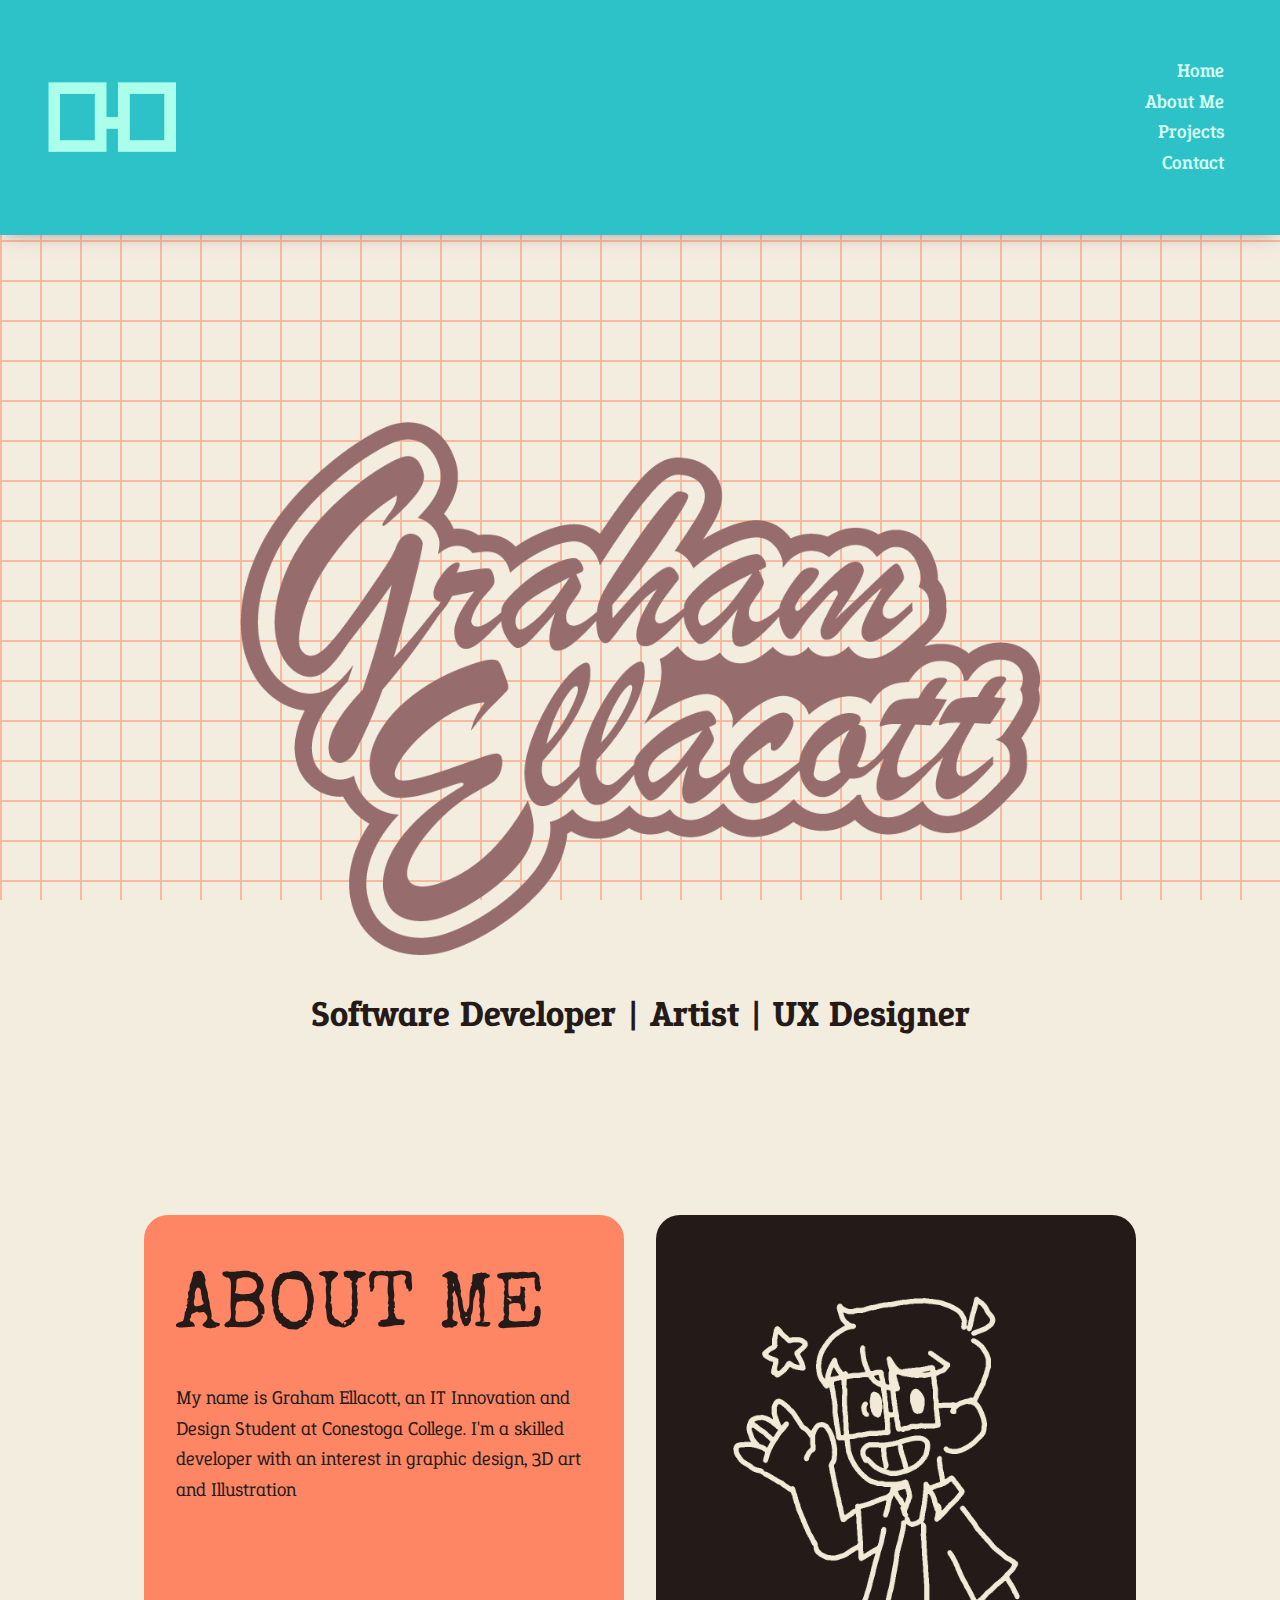
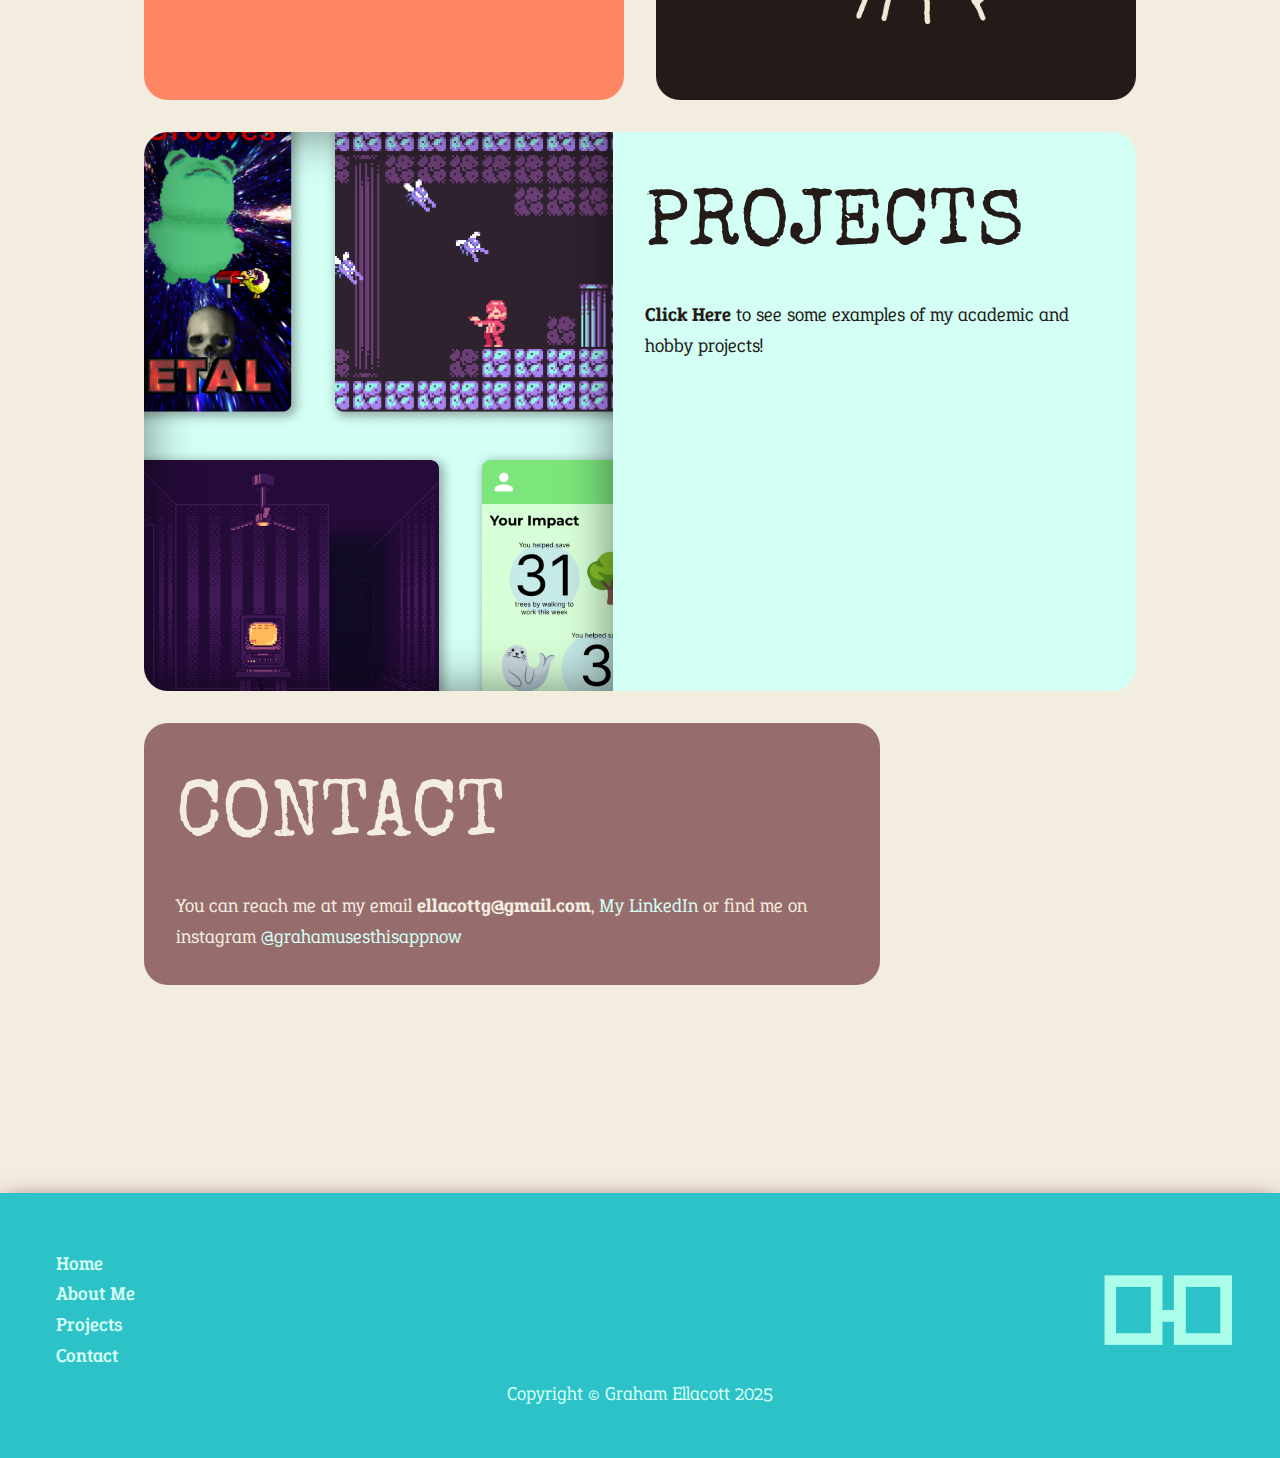
<file: index.html>
<!DOCTYPE html>
<html>
    <head>
        <meta charset="UTF-8">
        <!-- Stylesheet -->
        <link rel="stylesheet" href="css/style.css">
        <title>Graham Ellacott</title>
        <link rel="icon" href="img/favicon.ico">
    </head>
    <body>
        <header>
            <img src="img/Logo.png" class="logo" alt="logo">
            <nav>
                <ul>
                    <li><a href="index.html">Home</a></li>
                    <li><a href="index.html#about-me">About Me</a></li>
                    <li><a href="projects.html">Projects</a></li>
                    <li><a href="index.html#contact">Contact</a></li>
                </ul>
            </nav>
        </header>
        <main>
            <div class="logo-main">
                <img src="img/GrahamEllacott.png" class="logo-name" alt="logo">
                <br>
                <h4 class="subtitle">Software Developer | Artist | UX Designer</h4>
            </div>
            <div class="grid-container">
                <div class="grid-half bkg-accent" id="about-me">
                    <div class="box-padding">
                        <h1>ABOUT ME</h1>
                        <p>My name is Graham Ellacott, an IT Innovation and Design Student at Conestoga College. I'm a skilled developer with an interest in graphic design, 3D art and Illustration </p>
                    </div>
                </div>
                <div class="grid-half bkg-dark">
                    <img src="img/profile.png" alt="my face" width="100%" height="100%">
                </div>
                <a href="projects.html" class="grid-full bkg-secondary" id="projects">
                    <div class="inner-shadow-overlay">
                        <img src="img/projects.png" alt="some of my projects" width="100%" height="100%">
                    </div>
                    <div class="box-padding">
                        <h1>PROJECTS</h1>
                        <p>
                            <strong>Click Here</strong> to see some examples of my academic and hobby projects!
                        </p>
                    </div>
                </a>
                <div class="grid-three-quarters bkg-semi-dark" id="contact">
                    <div class="box-padding">
                        <h1>CONTACT</h1>
                        <p>You can reach me at my email <strong>ellacottg@gmail.com</strong>, <a href="https://www.linkedin.com/in/graham-ellacott/">My LinkedIn</a>  or find me on instagram <a href="https://www.instagram.com/grahamusesthisappnow/">@grahamusesthisappnow</a></p>
                    </div>
                </div>
            </div>
        </main>
        <footer>
            <div class="footer-top">
                <nav>
                    <ul>
                        <li><a href="index.html">Home</a></li>
                        <li><a href="index.html#about-me">About Me</a></li>
                        <li><a href="projects.html">Projects</a></li>
                        <li><a href="index.html#contact">Contact</a></li>
                    </ul>
                </nav>
                <img src="img/Logo.png" class="logo" alt="logo">
            </div>
            Copyright &copy; Graham Ellacott 2025
        </footer>
    </body>
</html>
</file>
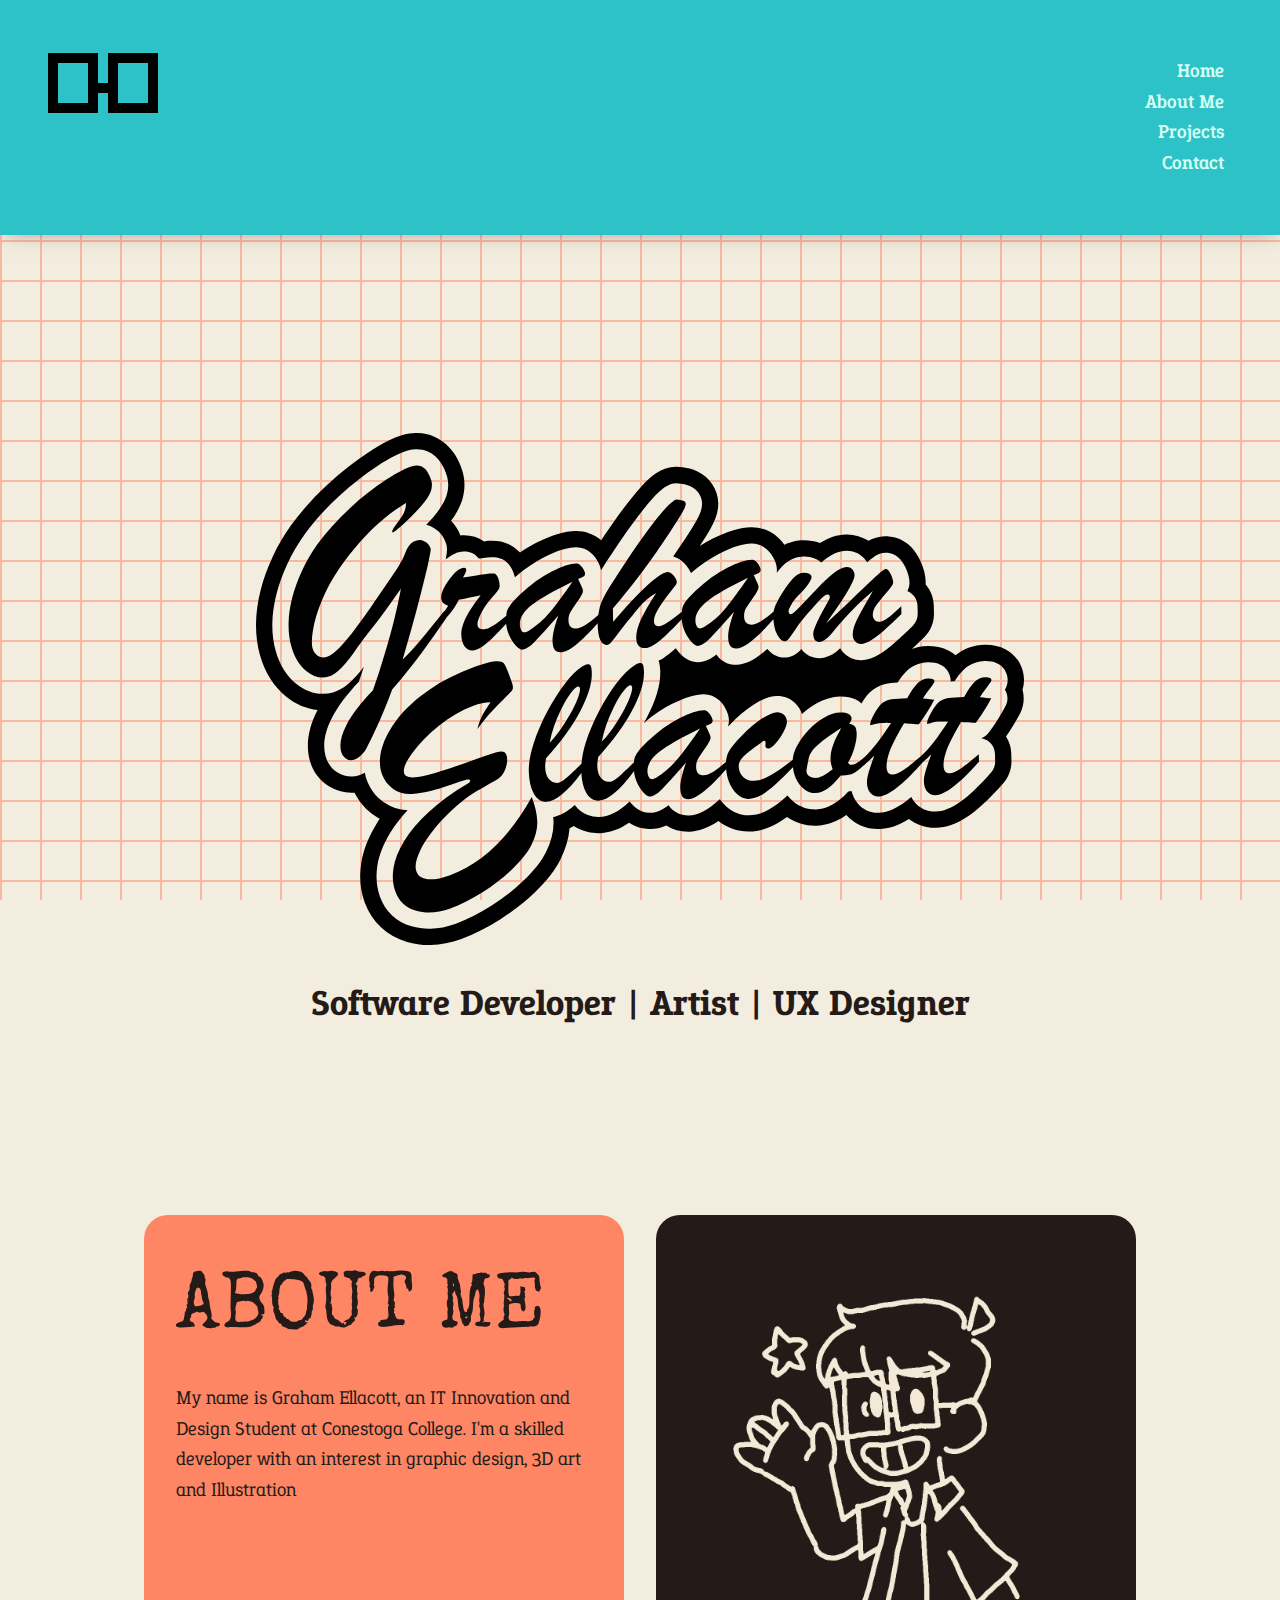
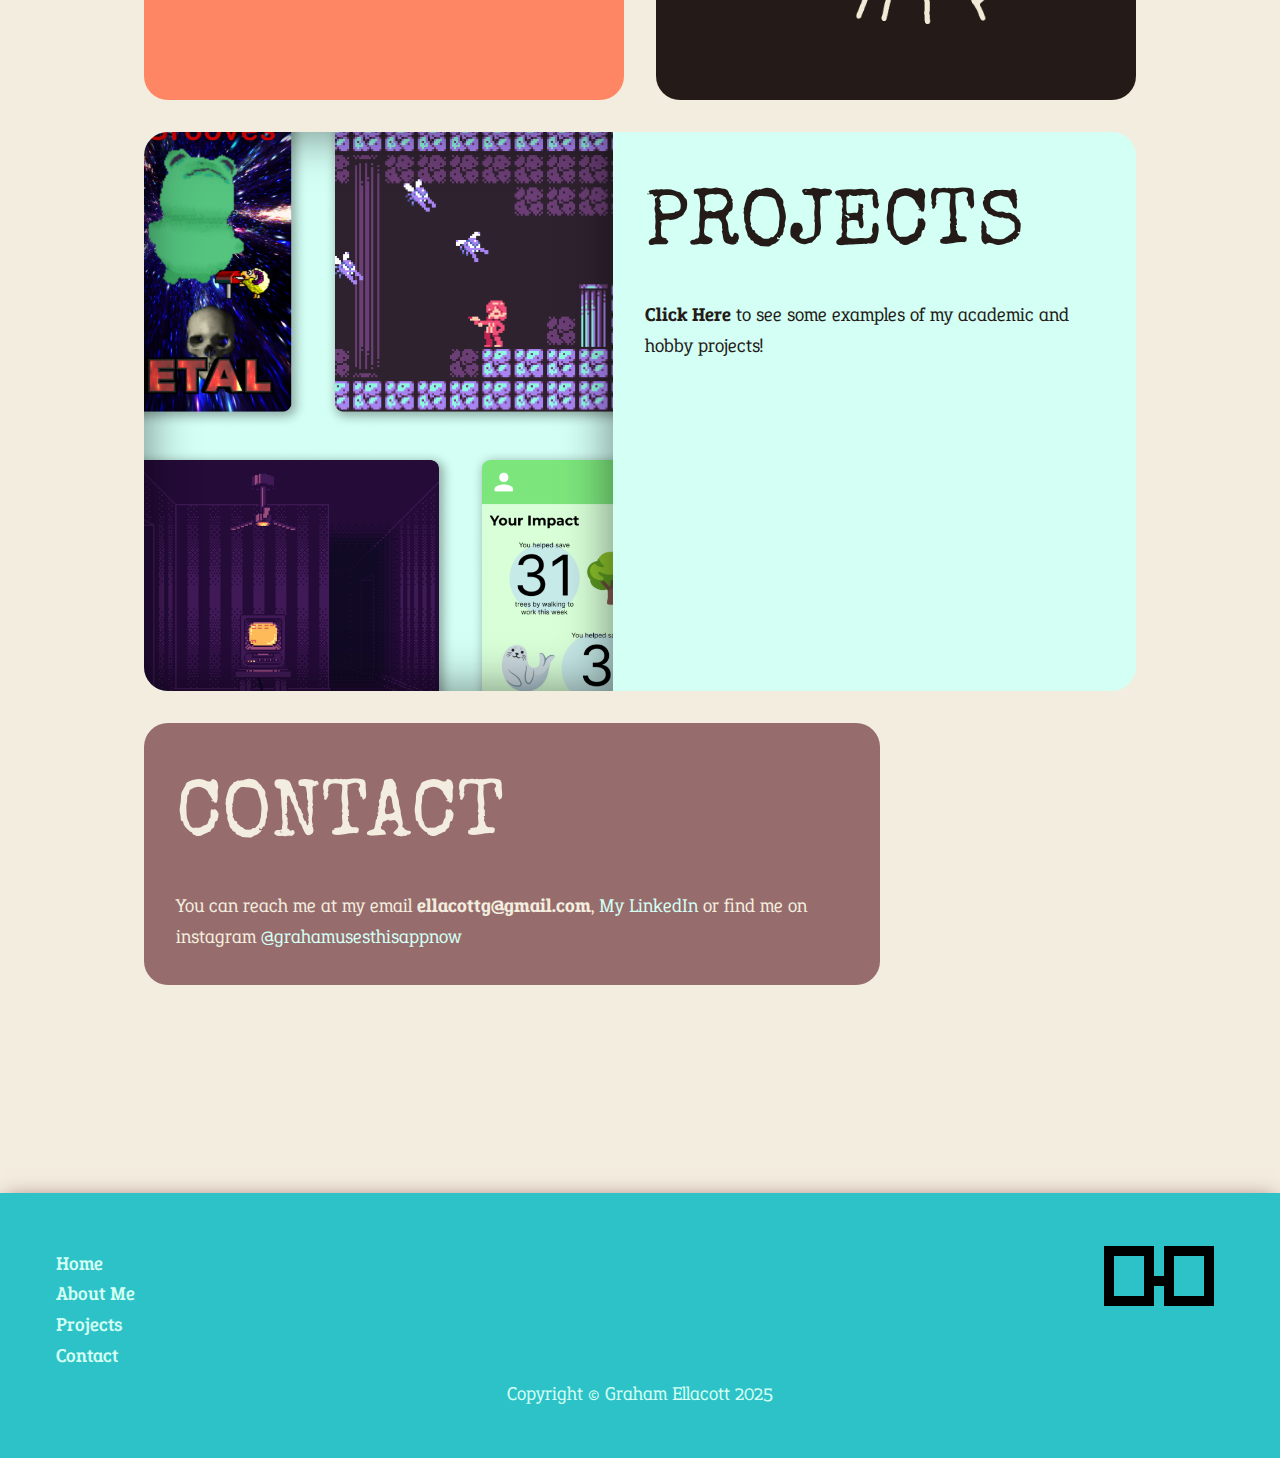
<file: html/index.html>
<!DOCTYPE html>
<html>
    <head>
        <meta charset="UTF-8">
        <!-- Stylesheet -->
        <link rel="stylesheet" href="../css/style.css">
        <title>Graham Ellacott</title>
        <link rel="icon" href="/img/favicon.ico">
    </head>
    <body>
        <header>
            <svg width="128" height="128" class="logo">
                <use href="../img/Logo.svg"></use>
            </svg>
            <nav>
                <ul>
                    <li><a href="index.html">Home</a></li>
                    <li><a href="index.html#about-me">About Me</a></li>
                    <li><a href="projects.html">Projects</a></li>
                    <li><a href="index.html#contact">Contact</a></li>
                </ul>
            </nav>
        </header>
        <main>
            <div class="logo-main">
                <svg width="800" height="512">
                    <use href="../img/GrahamEllacott.svg"></use>
                </svg>
                <br>
                <h4 class="subtitle">Software Developer | Artist | UX Designer</h4>
            </div>
            <div class="grid-container">
                <div class="grid-half bkg-accent" id="about-me">
                    <div class="box-padding">
                        <h1>ABOUT ME</h1>
                        <p>My name is Graham Ellacott, an IT Innovation and Design Student at Conestoga College. I'm a skilled developer with an interest in graphic design, 3D art and Illustration </p>
                    </div>
                </div>
                <div class="grid-half bkg-dark">
                    <img src="../img/profile.png" alt="my face" width="100%" height="100%">
                </div>
                <a href="projects.html" class="grid-full bkg-secondary" id="projects">
                    <div class="inner-shadow-overlay">
                        <img src="../img/projects.png" alt="some of my projects" width="100%" height="100%">
                    </div>
                    <div class="box-padding">
                        <h1>PROJECTS</h1>
                        <p>
                            <strong>Click Here</strong> to see some examples of my academic and hobby projects!
                        </p>
                    </div>
                </a>
                <div class="grid-three-quarters bkg-semi-dark" id="contact">
                    <div class="box-padding">
                        <h1>CONTACT</h1>
                        <p>You can reach me at my email <strong>ellacottg@gmail.com</strong>, <a href="https://www.linkedin.com/in/graham-ellacott/">My LinkedIn</a>  or find me on instagram <a href="https://www.instagram.com/grahamusesthisappnow/">@grahamusesthisappnow</a></p>
                    </div>
                </div>
            </div>
        </main>
        <footer>
            <div class="footer-top">
                <nav>
                    <ul>
                        <li><a href="index.html">Home</a></li>
                        <li><a href="index.html#about-me">About Me</a></li>
                        <li><a href="projects.html">Projects</a></li>
                        <li><a href="index.html#contact">Contact</a></li>
                    </ul>
                </nav>
                <svg width="128" height="128" class="logo">
                    <use href="../img/Logo.svg"></use>
                </svg>
            </div>
            Copyright &copy; Graham Ellacott 2025
        </footer>
    </body>
</html>
</file>
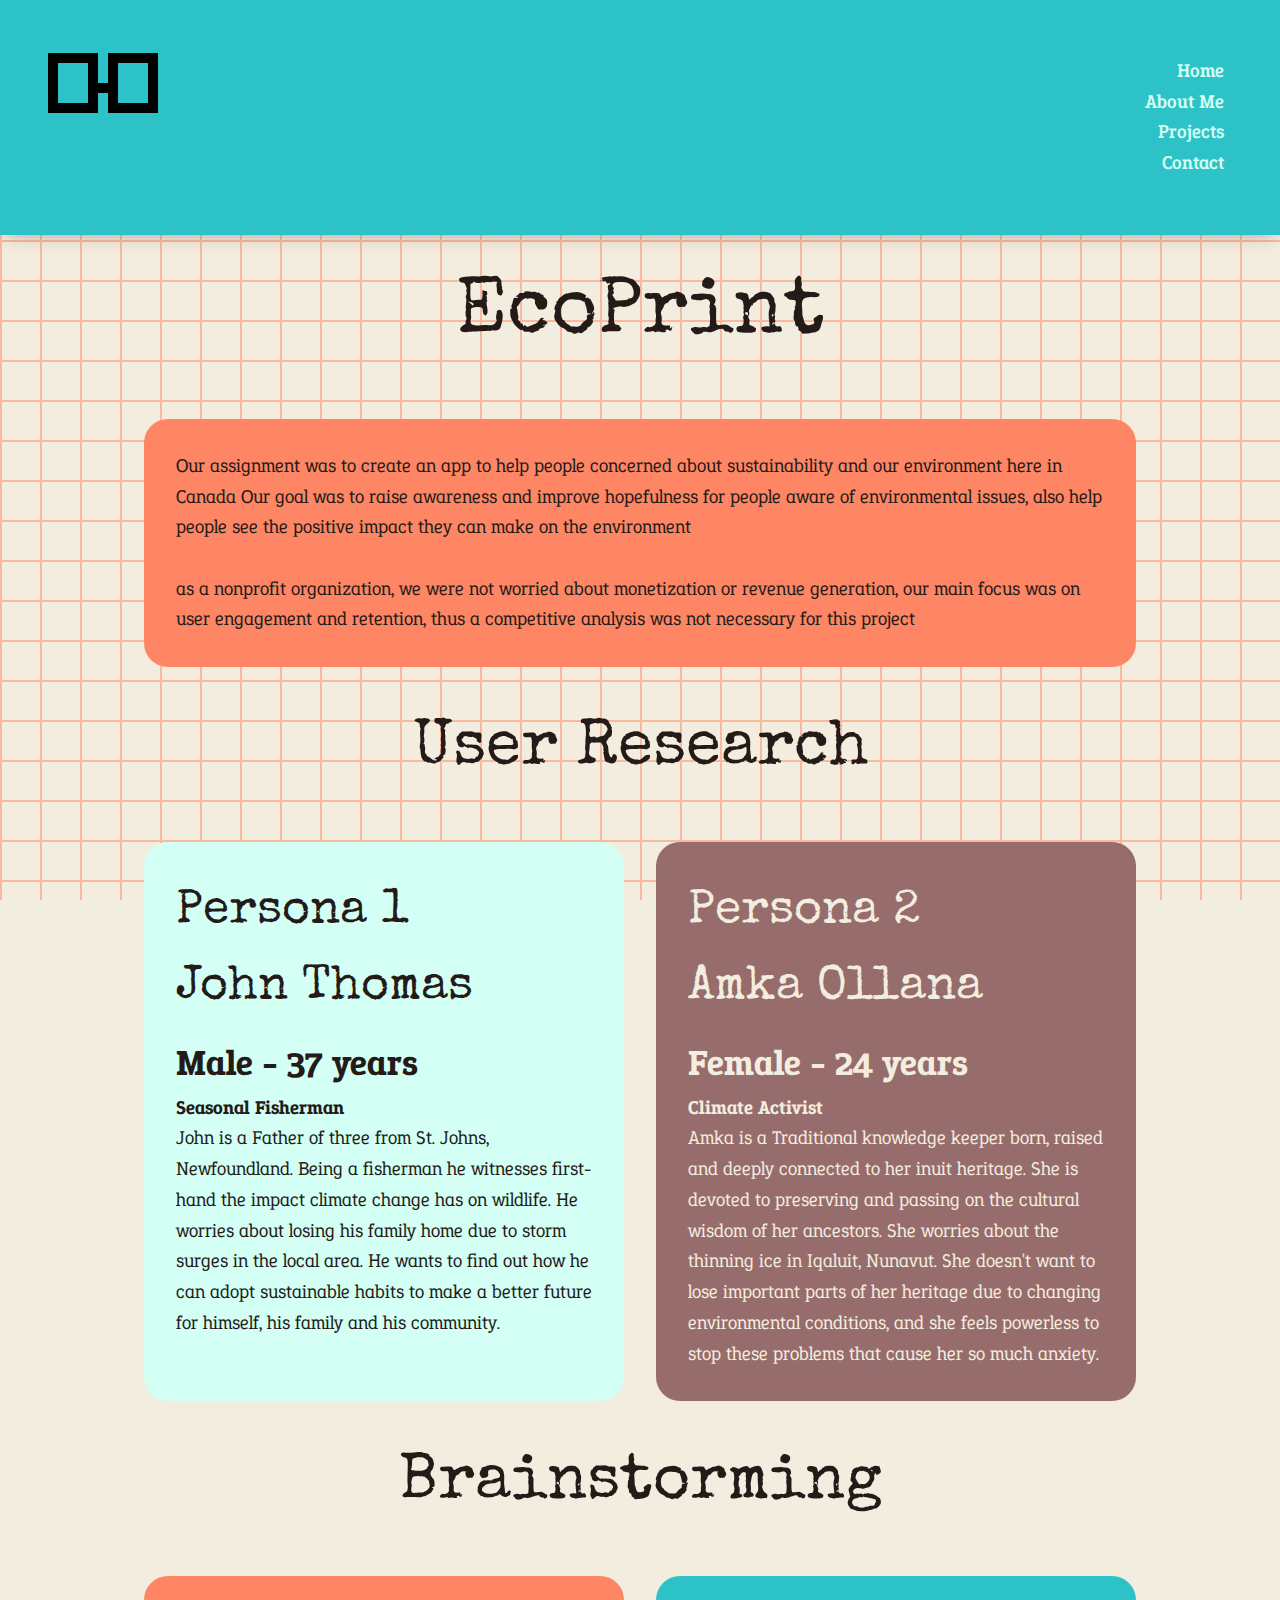
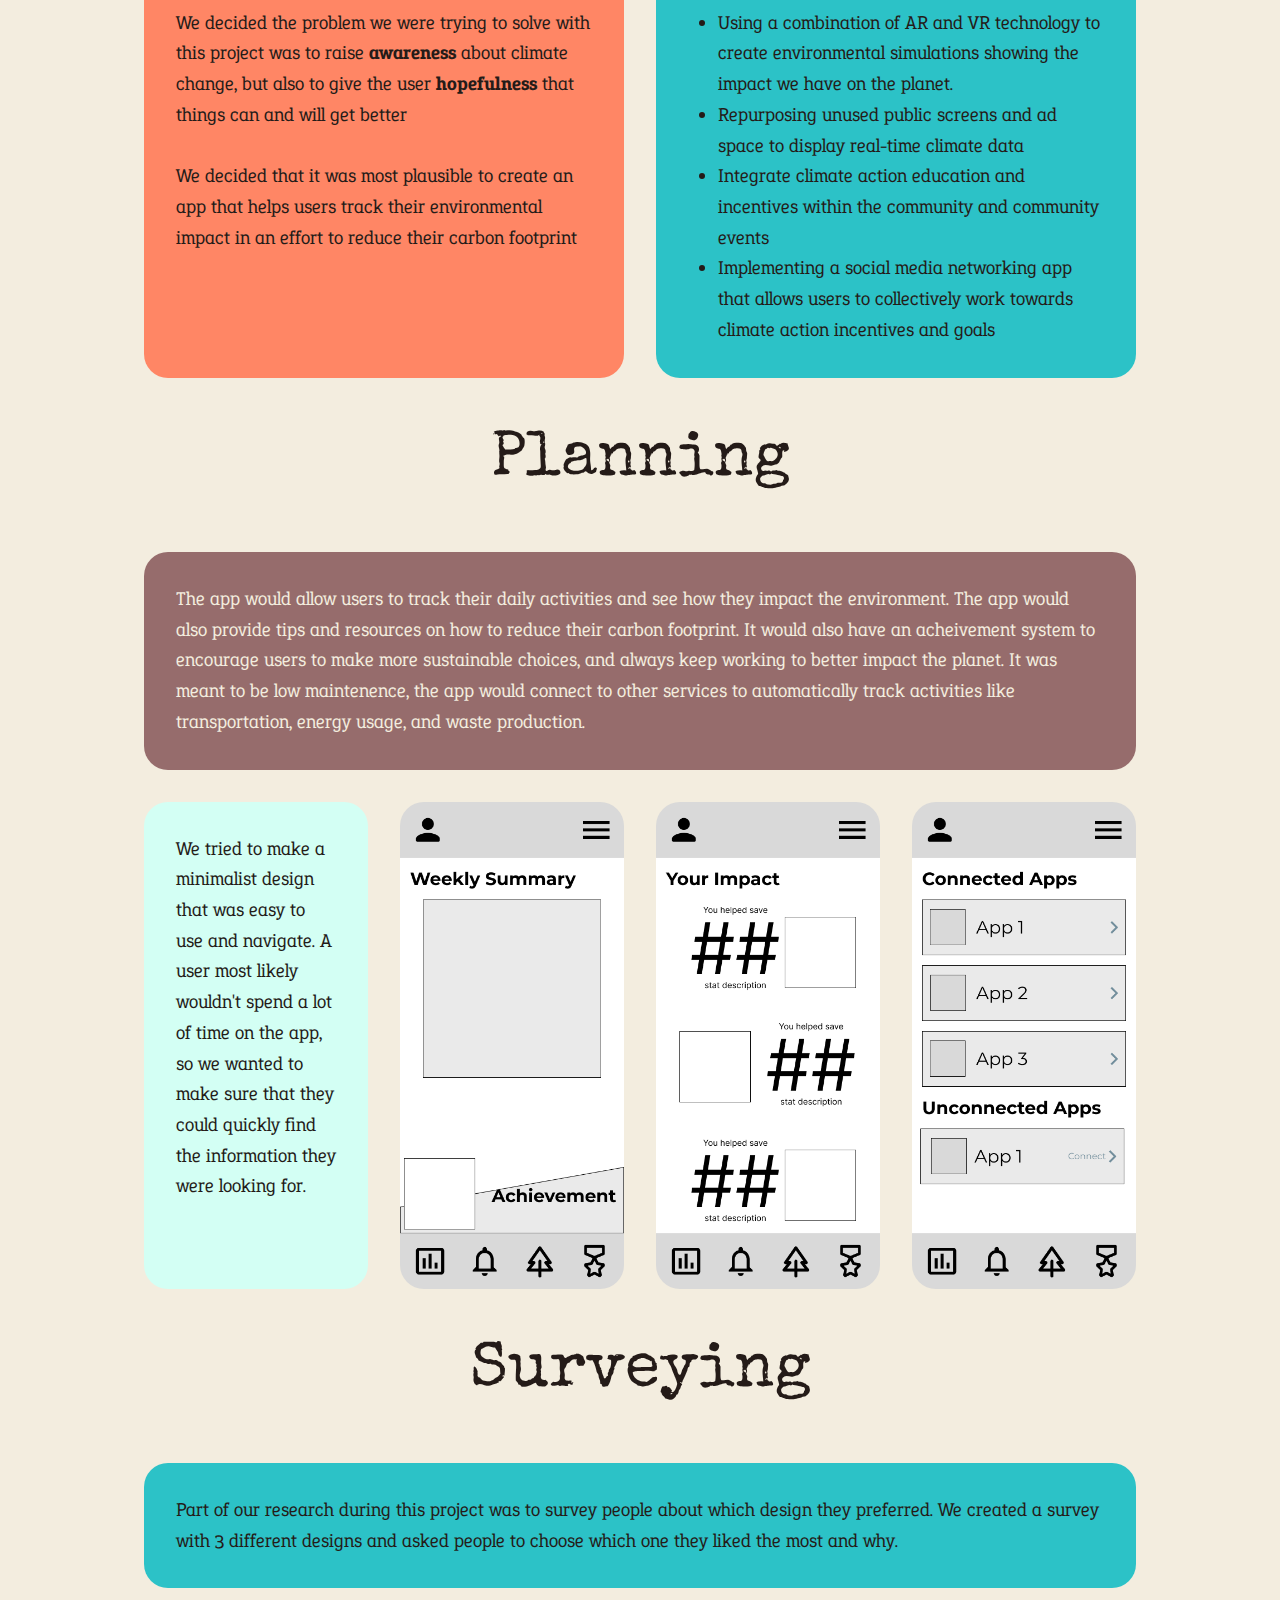
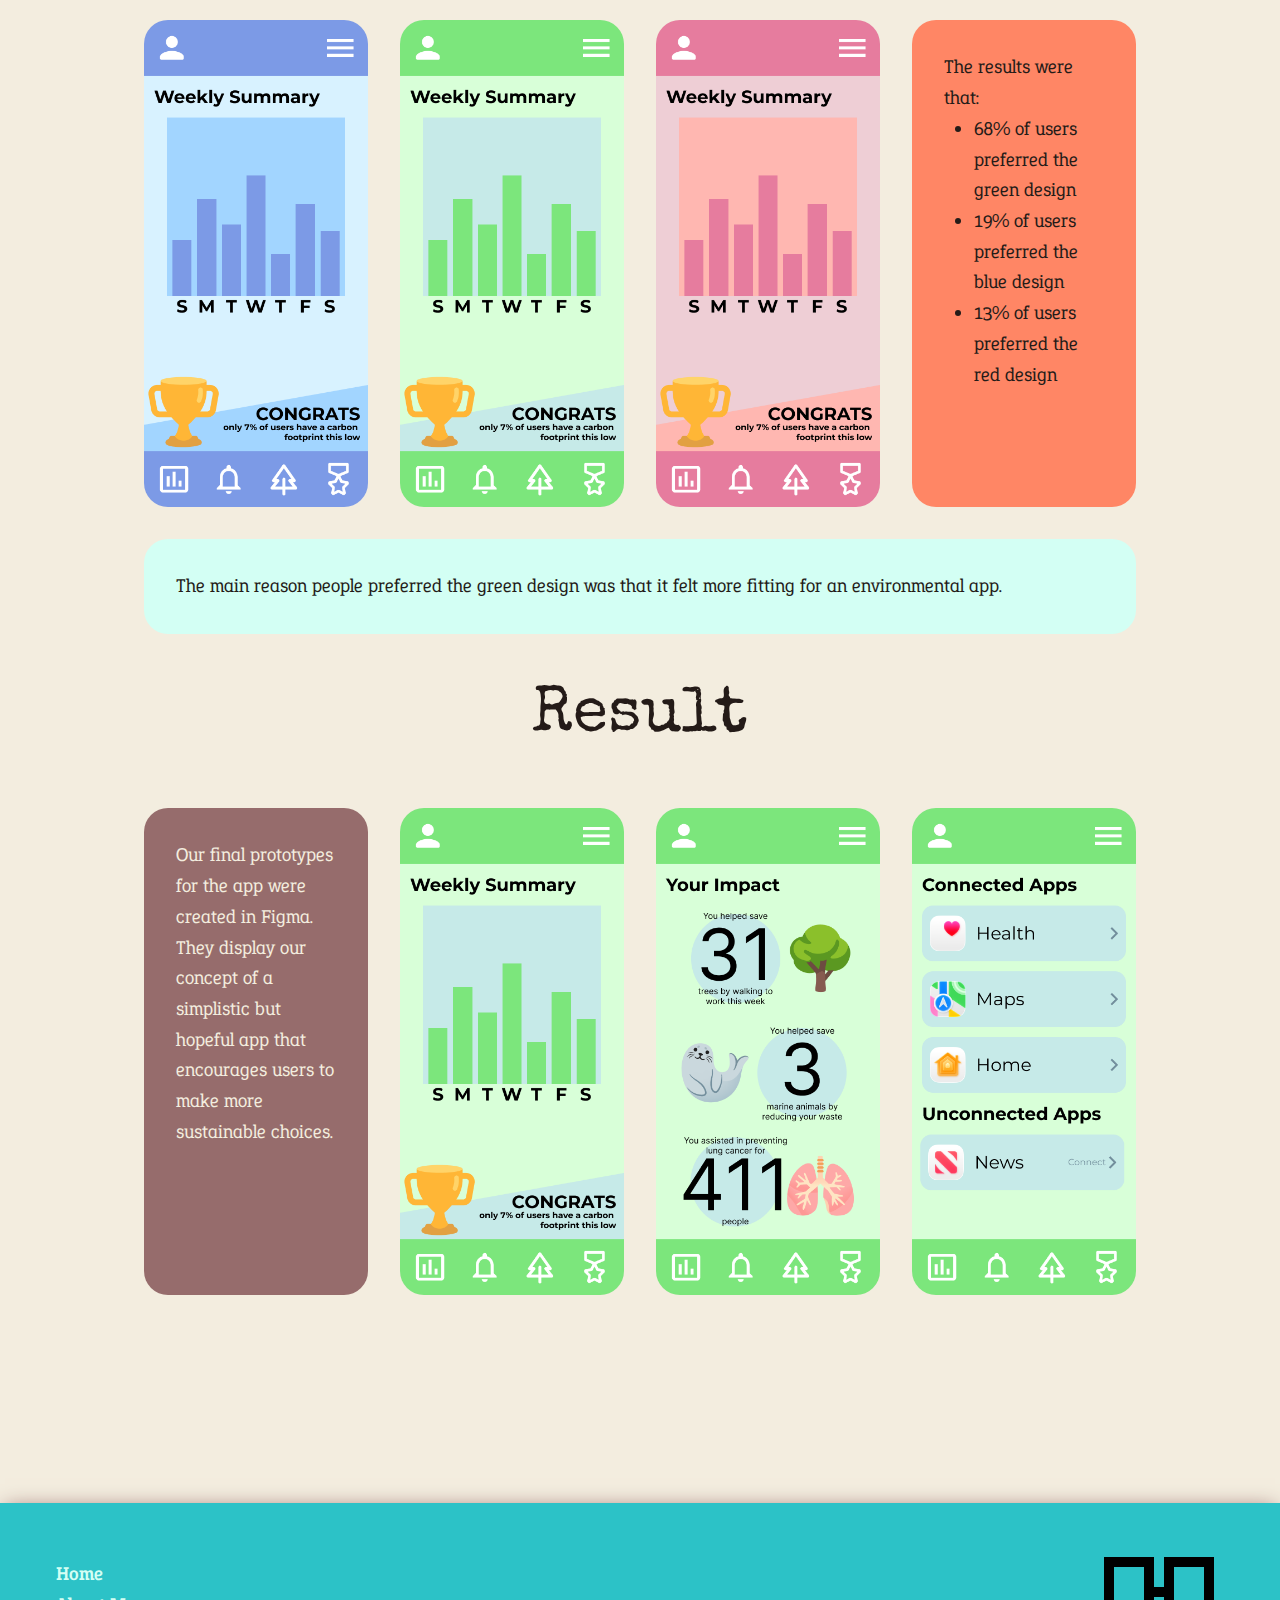
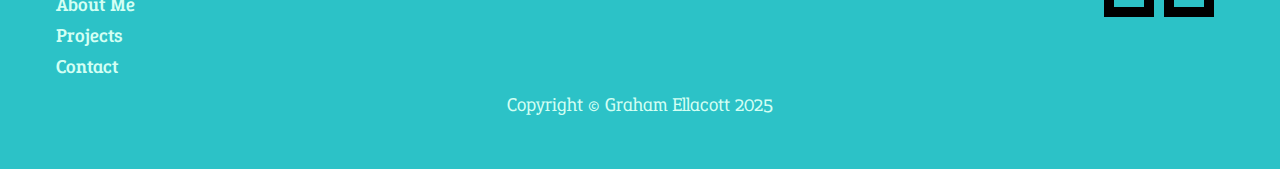
<file: ecoprint.html>
<!DOCTYPE html>
<html>
    <head>
        <meta charset="UTF-8">
        <!-- Stylesheet -->
        <link rel="stylesheet" href="../css/style.css">
        <title>EcoPrint Case Study</title>
        <link rel="icon" href="/img/favicon.ico">
    </head>
    <body>
        <header>
            <svg width="128" height="128" class="logo">
                <use href="/img/Logo.svg"></use>
            </svg>
            <nav>
                <ul>
                    <li><a href="index.html">Home</a></li>
                    <li><a href="index.html#about-me">About Me</a></li>
                    <li><a href="projects.html">Projects</a></li>
                    <li><a href="index.html#contact">Contact</a></li>
                </ul>
            </nav>
        </header>
        <main>
            <div class="grid-container">

                <h1 class="grid-heading">EcoPrint</h1>
                <div class="grid-full bkg-accent">
                    <div class="box-padding">
                        Our assignment was to create an app to help people concerned about sustainability and our environment here in Canada
                        Our goal was to raise awareness and improve hopefulness for people aware of environmental issues, also help people see the positive impact they can make on the environment

                        <br><br>
                        as a nonprofit organization, we were not worried about monetization or revenue generation, our main focus was on user engagement and retention, thus a competitive analysis was not necessary for this project
                    </div>
                </div>

                <h2 class="grid-heading">User Research</h2>
                <div class="grid-half bkg-secondary">
                    <div class="box-padding">
                        <h3>Persona 1 <br>John Thomas</h3>
                        <h4>Male - 37 years</h4>
                        <strong>Seasonal Fisherman</strong>
                        <br>
                        <p>John is a Father of three from St. Johns, Newfoundland. Being a fisherman he witnesses first-hand the impact climate change has on wildlife. He worries about losing his family home due to storm surges in the local area. He wants to find out how he can adopt sustainable habits to make a better future for himself, his family and his community.</p>
                    </div>
                </div>
                <div class="grid-half bkg-semi-dark">
                    <div class="box-padding">
                        <h3>Persona 2 <br>Amka Ollana</h3>
                        <h4>Female - 24 years</h4>
                        <strong>Climate Activist</strong>
                        <br>
                        <p>Amka is a Traditional knowledge keeper born, raised and deeply connected to her inuit heritage. She is devoted to preserving and passing on the cultural wisdom of her ancestors. She worries about the thinning ice in Iqaluit, Nunavut. She doesn't want to lose important parts of her heritage due to changing environmental conditions, and she feels powerless to stop these problems that cause her so much anxiety.</p>
                    </div>
                </div>

                <h2 class="grid-heading">Brainstorming</h2>
                <div class="grid-half bkg-accent">
                    <div class="box-padding">
                        <p>We decided the problem we were trying to solve with this project was to raise <strong>awareness</strong> about climate change, but also to give the user <strong>hopefulness</strong> that things can and will get better</p>
                        <br>
                        <p>We decided that it was most plausible to create an app that helps users track their environmental impact in an effort to reduce their carbon footprint</p>
                    </div>
                </div>

                <div class="grid-half bkg-primary">
                    <div class="box-padding">
                        <ul style="margin-left: 30px;">
                            <li>Using a combination of AR and VR technology to create environmental simulations showing the impact we have on the planet.</li>
                            <li>Repurposing unused public screens and ad space to display real-time climate data</li>
                            <li>Integrate climate action education and incentives within the community and community events</li>
                            <li>Implementing a social media networking app that allows users to collectively work towards climate action incentives and goals</li>
                        </ul>
                    </div>
                </div>

                <h2 class="grid-heading">Planning</h2>
                <div class="grid-full bkg-semi-dark">
                    <div class="box-padding">
                        The app would allow users to track their daily activities and see how they impact the environment. The app would also provide tips and resources on how to reduce their carbon footprint. It would also have an acheivement system to encourage users to make more sustainable choices, and always keep working to better impact the planet. It was meant to be low maintenence, the app would connect to other services to automatically track activities like transportation, energy usage, and waste production.
                    </div>
                </div>

                <div class="grid-quarter bkg-secondary">
                    <div class="box-padding">
                        We tried to make a minimalist design that was easy to use and navigate. A user most likely wouldn't spend a lot of time on the app, so we wanted to make sure that they could quickly find the information they were looking for.
                    </div>
                </div>

                <img src="/img/ecoprint/Ecoprint1-wire.png" alt="graph wireframe" class="grid-quarter" width="100%" height="auto">
                <img src="/img/ecoprint/Ecoprint2-wire.png" alt="overview wireframe" class="grid-quarter" width="100%" height="auto">
                <img src="/img/ecoprint/Ecoprint3-wire.png" alt="connect wireframe" class="grid-quarter" width="100%" height="auto">


                <h2 class="grid-heading">Surveying</h2>
                <div class="grid-full bkg-primary">
                    <div class="box-padding">
                        Part of our research during this project was to survey people about which design they preferred. We created a survey with 3 different designs and asked people to choose which one they liked the most and why.
                    </div>
                </div>
                <img src="/img/ecoprint/Ecoprint1-blue.png" alt="blue palette" class="grid-quarter" width="100%" height="auto">
                <img src="/img/ecoprint/Ecoprint1.png" alt="green palette" class="grid-quarter" width="100%" height="auto">
                <img src="/img/ecoprint/Ecoprint1-red.png" alt="red palette" class="grid-quarter" width="100%" height="auto">
                <div class="grid-quarter bkg-accent">
                    <div class="box-padding">
                        The results were that:
                        <ul style="margin-left: 30px;">
                            <li>68% of users preferred the green design</li>
                            <li>19% of users preferred the blue design</li>
                            <li>13% of users preferred the red design</li>
                        </ul>
                    </div>
                </div>

                <div class="grid-full bkg-secondary">
                    <div class="box-padding">
                        The main reason people preferred the green design was that it felt more fitting for an environmental app.
                    </div>
                </div>
                
                <h2 class="grid-heading">Result</h2>
                <div class="grid-quarter bkg-semi-dark">
                    <div class="box-padding">
                        Our final prototypes for the app were created in Figma. They display our concept of a simplistic but hopeful app that encourages users to make more sustainable choices.
                    </div>
                </div>
                <img src="/img/ecoprint/Ecoprint1.png" alt="" class="grid-quarter" width="100%" height="auto">
                <img src="/img/ecoprint/Ecoprint2.png" alt="" class="grid-quarter" width="100%" height="auto">
                <img src="/img/ecoprint/Ecoprint3.png" alt="" class="grid-quarter" width="100%" height="auto">

            </div>
        </main>
        <footer>
            <div class="footer-top">
                <nav>
                    <ul>
                        <li><a href="index.html">Home</a></li>
                        <li><a href="index.html#about-me">About Me</a></li>
                        <li><a href="projects.html">Projects</a></li>
                        <li><a href="index.html#contact">Contact</a></li>
                    </ul>
                </nav>
                <svg width="128" height="128" class="logo">
                    <use href="/img/Logo.svg"></use>
                </svg>
            </div>
            Copyright &copy; Graham Ellacott 2025
        </footer>
    </body>
</html>
</file>
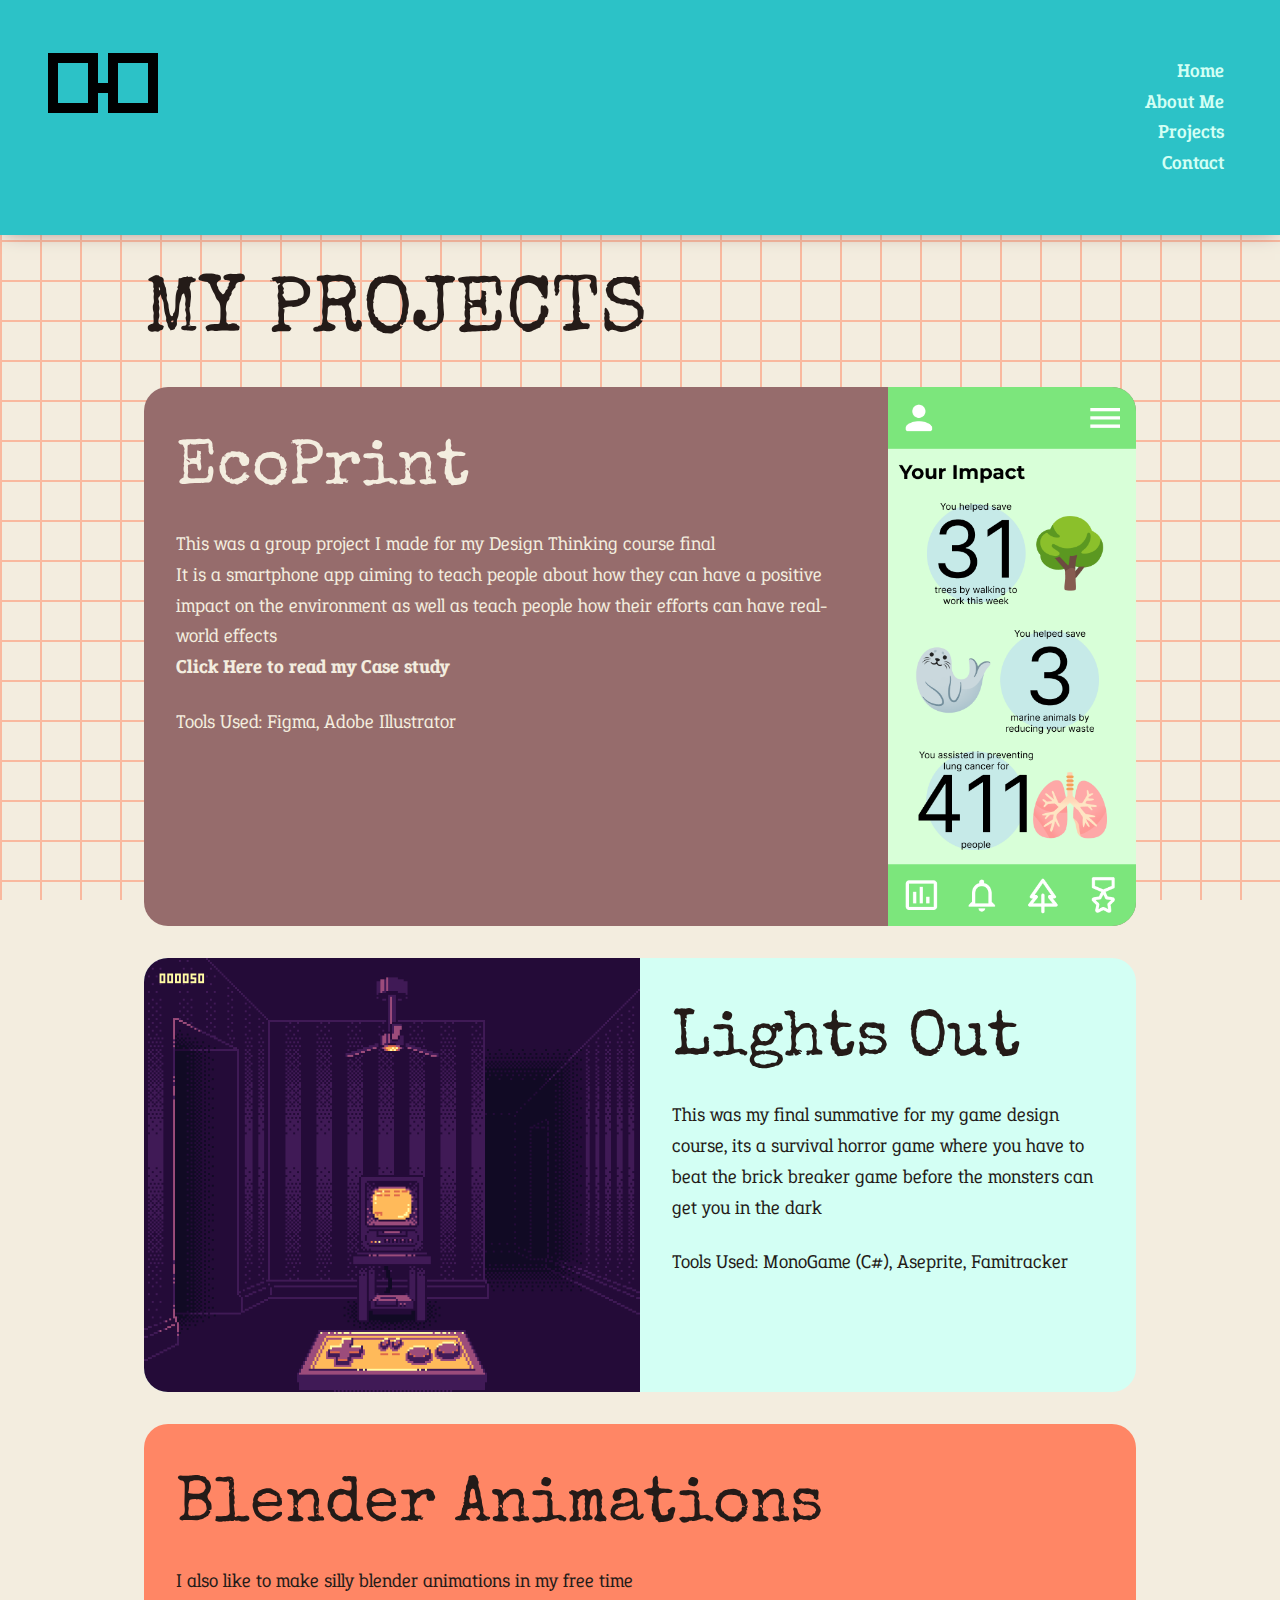
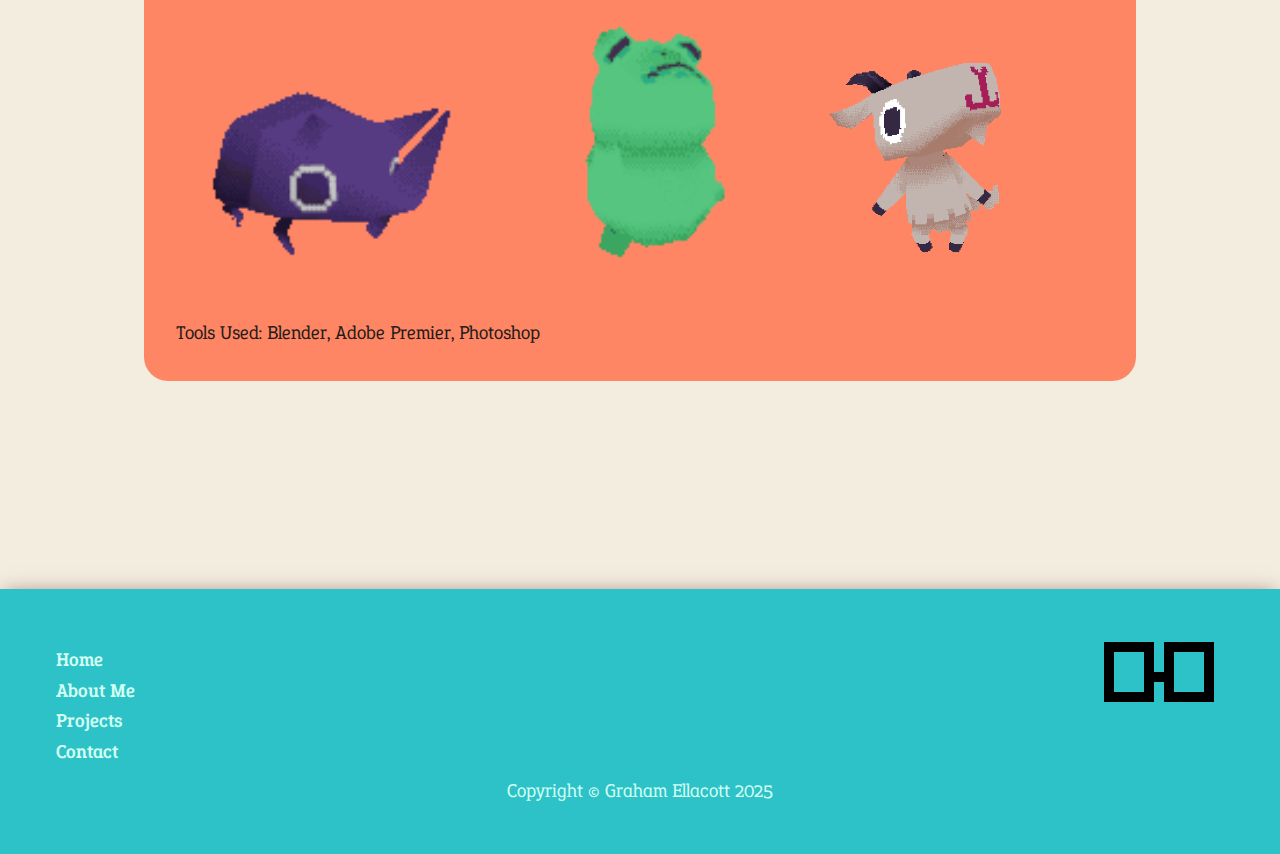
<file: projects.html>
<!DOCTYPE html>
<html>
    <head>
        <meta charset="UTF-8">
        <!-- Stylesheet -->
        <link rel="stylesheet" href="/css/style.css">
        <title>Graham Ellacott - Projects</title>
        <link rel="icon" href="/img/favicon.ico">
    </head>
    <body>
        <header>
            <svg width="128" height="128" class="logo">
                <use href="/img/Logo.svg"></use>
            </svg>
            <nav>
                <ul>
                    <li><a href="index.html">Home</a></li>
                    <li><a href="index.html#about-me">About Me</a></li>
                    <li><a href="projects.html">Projects</a></li>
                    <li><a href="index.html#contact">Contact</a></li>
                </ul>
            </nav>
        </header>
        <main>
            <h1>MY PROJECTS</h1>
            <div class="grid-container">
                <a href="ecoprint.html" class="grid-full bkg-semi-dark">
                    <div class="box-padding">
                        <h2>EcoPrint</h2>
                        <p>This was a group project I made for my Design Thinking course final</p>
                        <p>It is a smartphone app aiming to teach people about how they can have a positive impact on the environment as well as teach people how their efforts can have real-world effects</p>
                        <strong>Click Here to read my Case study</strong>
                        <p style="margin-top: 1.5rem;">Tools Used: Figma, Adobe Illustrator</p>
                    </div>
                    <img src="/img/ecoprint/EcoPrint2.png" alt="EcoPrint project screenshot" width="25%" height="auto">
                </a>
                <div class="grid-full bkg-secondary">
                    <img src="/img/LightsOut.png" alt="LightsOut project screenshot" width="50%" height="auto">
                    <div class="box-padding">
                        <h2>Lights Out</h2>
                        <p>This was my final summative for my game design course, its a survival horror game where you have to beat the brick breaker game before the monsters can get you in the dark</p>
                        <p style="margin-top: 1.5rem;">Tools Used: MonoGame (C#), Aseprite, Famitracker</p>
                    </div>
                </div>
                <div class="grid-full bkg-accent">
                    <div class="box-padding">
                        <h2>Blender Animations</h2>
                        <p>I also like to make silly blender animations in my free time</p>
                        <div style="display: flex; gap: 10px; flex-wrap: wrap;">
                            <img src="/img/gifs/bug.gif" alt="blender animation 1" style="width: 32%; height: auto;">
                            <img src="/img/gifs/froggy.gif" alt="blender animation 2" style="width: 32%; height: auto;">
                            <img src="/img/gifs/goat.gif" alt="blender animation 3" style="width: 32%; height: auto;">
                        </div>
                        <p style="margin-top: 1.5rem;">Tools Used: Blender, Adobe Premier, Photoshop</p>
                    </div>
                </div>
            </div>
        </main>
        <footer>
            <div class="footer-top">
                <nav>
                    <ul>
                        <li><a href="index.html">Home</a></li>
                        <li><a href="index.html#about-me">About Me</a></li>
                        <li><a href="projects.html">Projects</a></li>
                        <li><a href="index.html#contact">Contact</a></li>
                    </ul>
                </nav>
                <svg width="128" height="128" class="logo">
                    <use href="/img/Logo.svg"></use>
                </svg>
            </div>
            Copyright &copy; Graham Ellacott 2025
        </footer>
    </body>
</html>
</file>
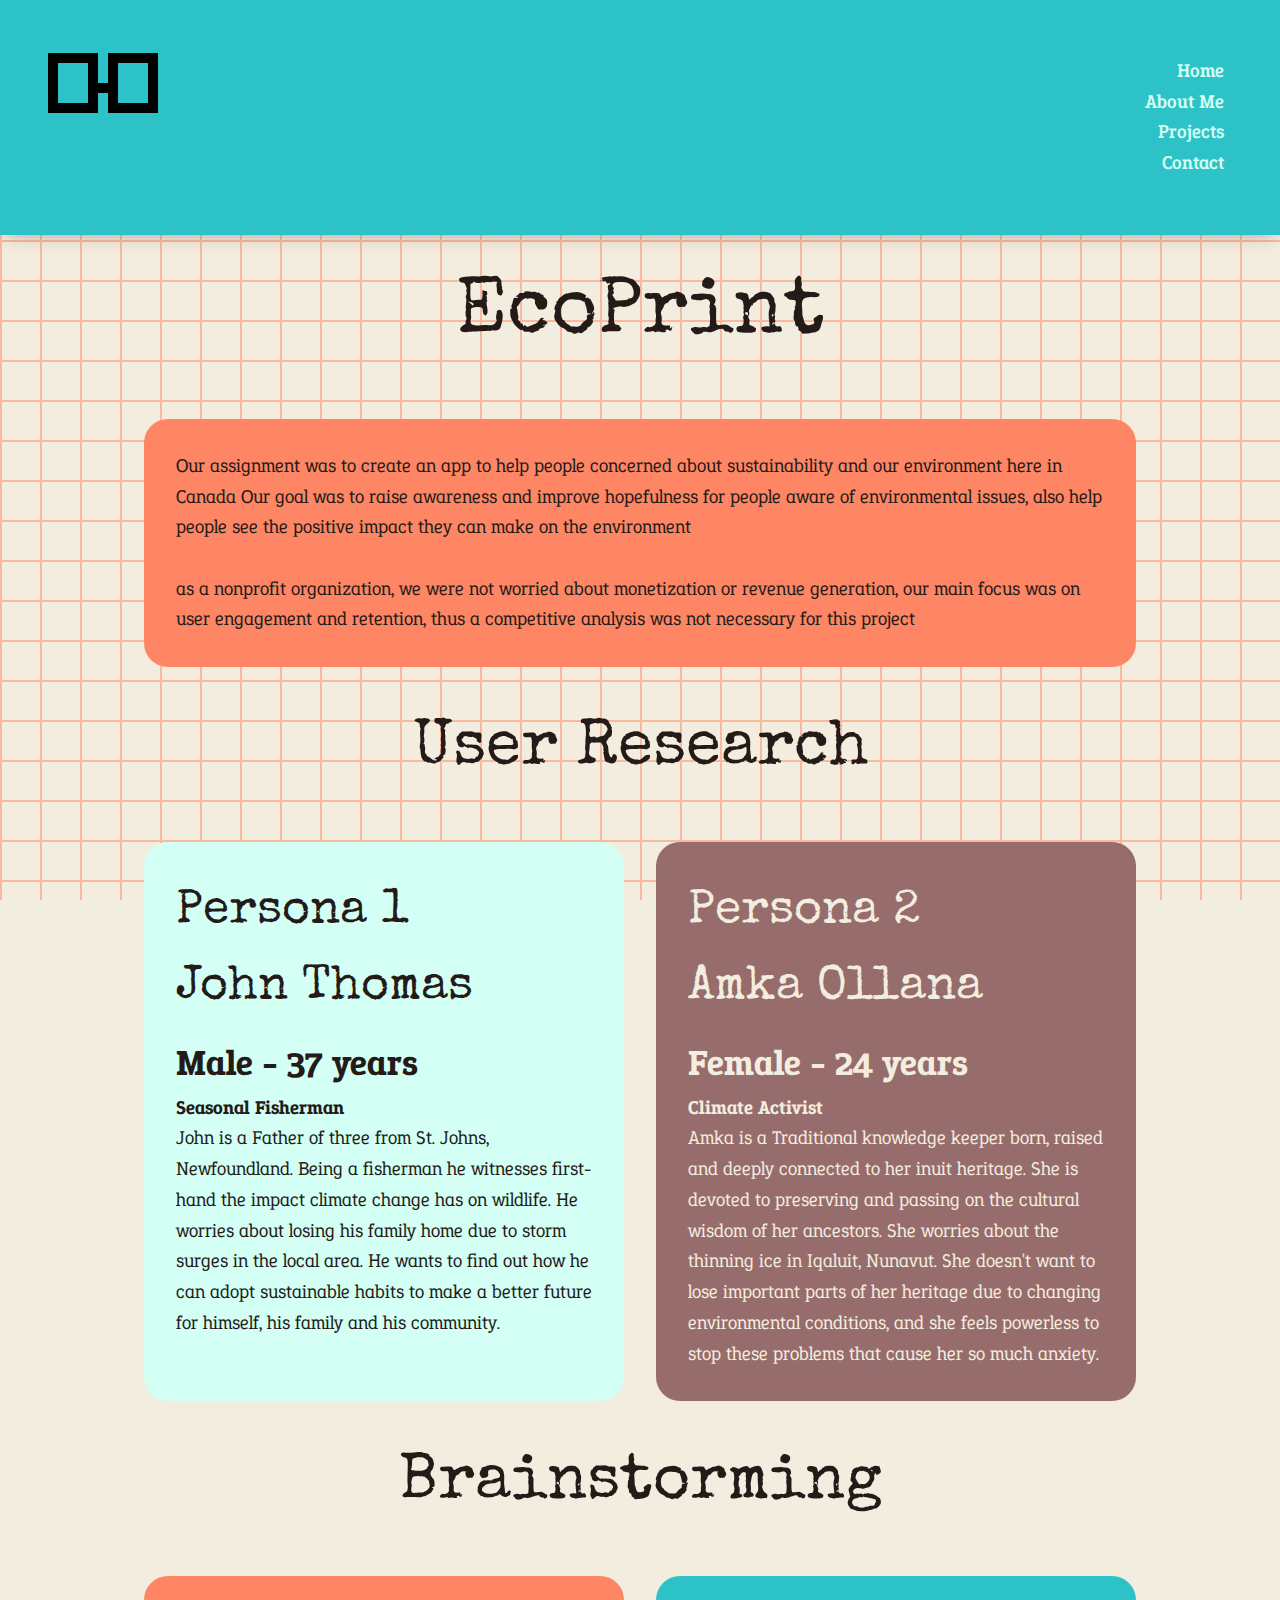
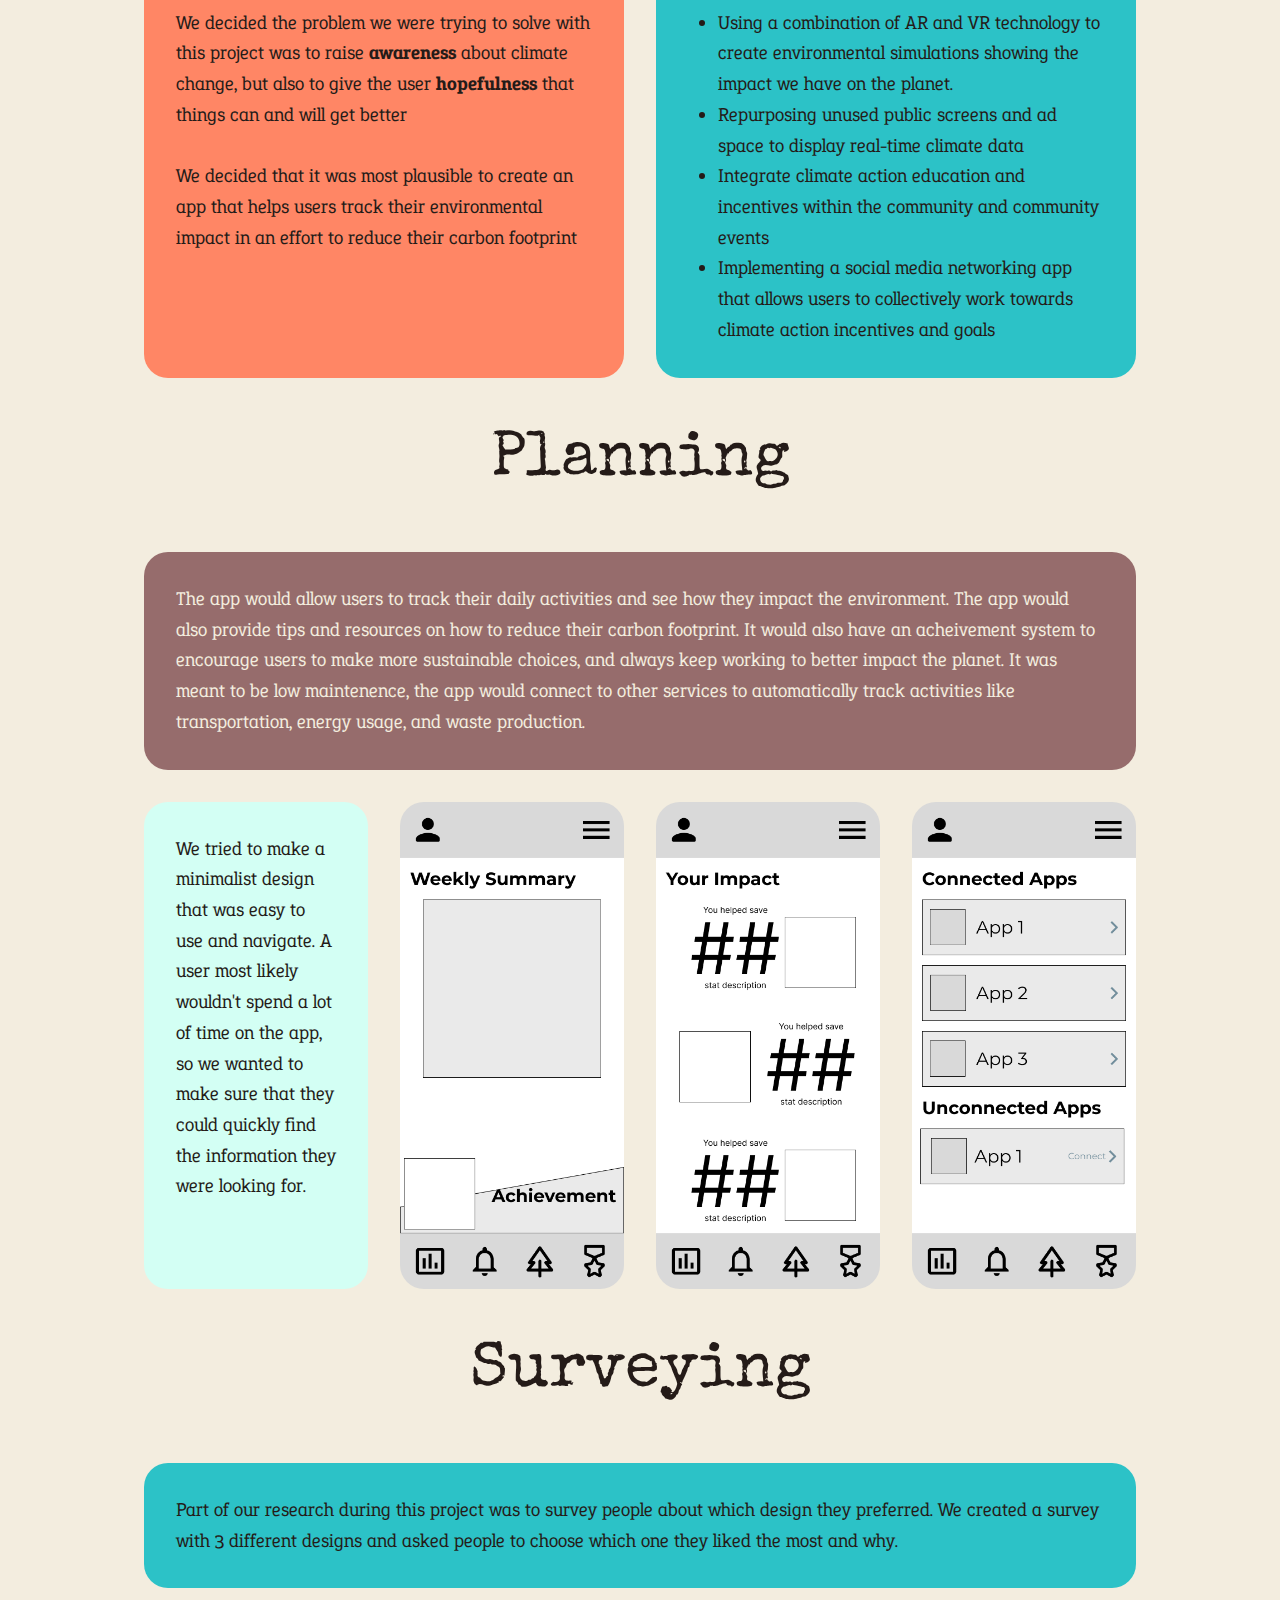
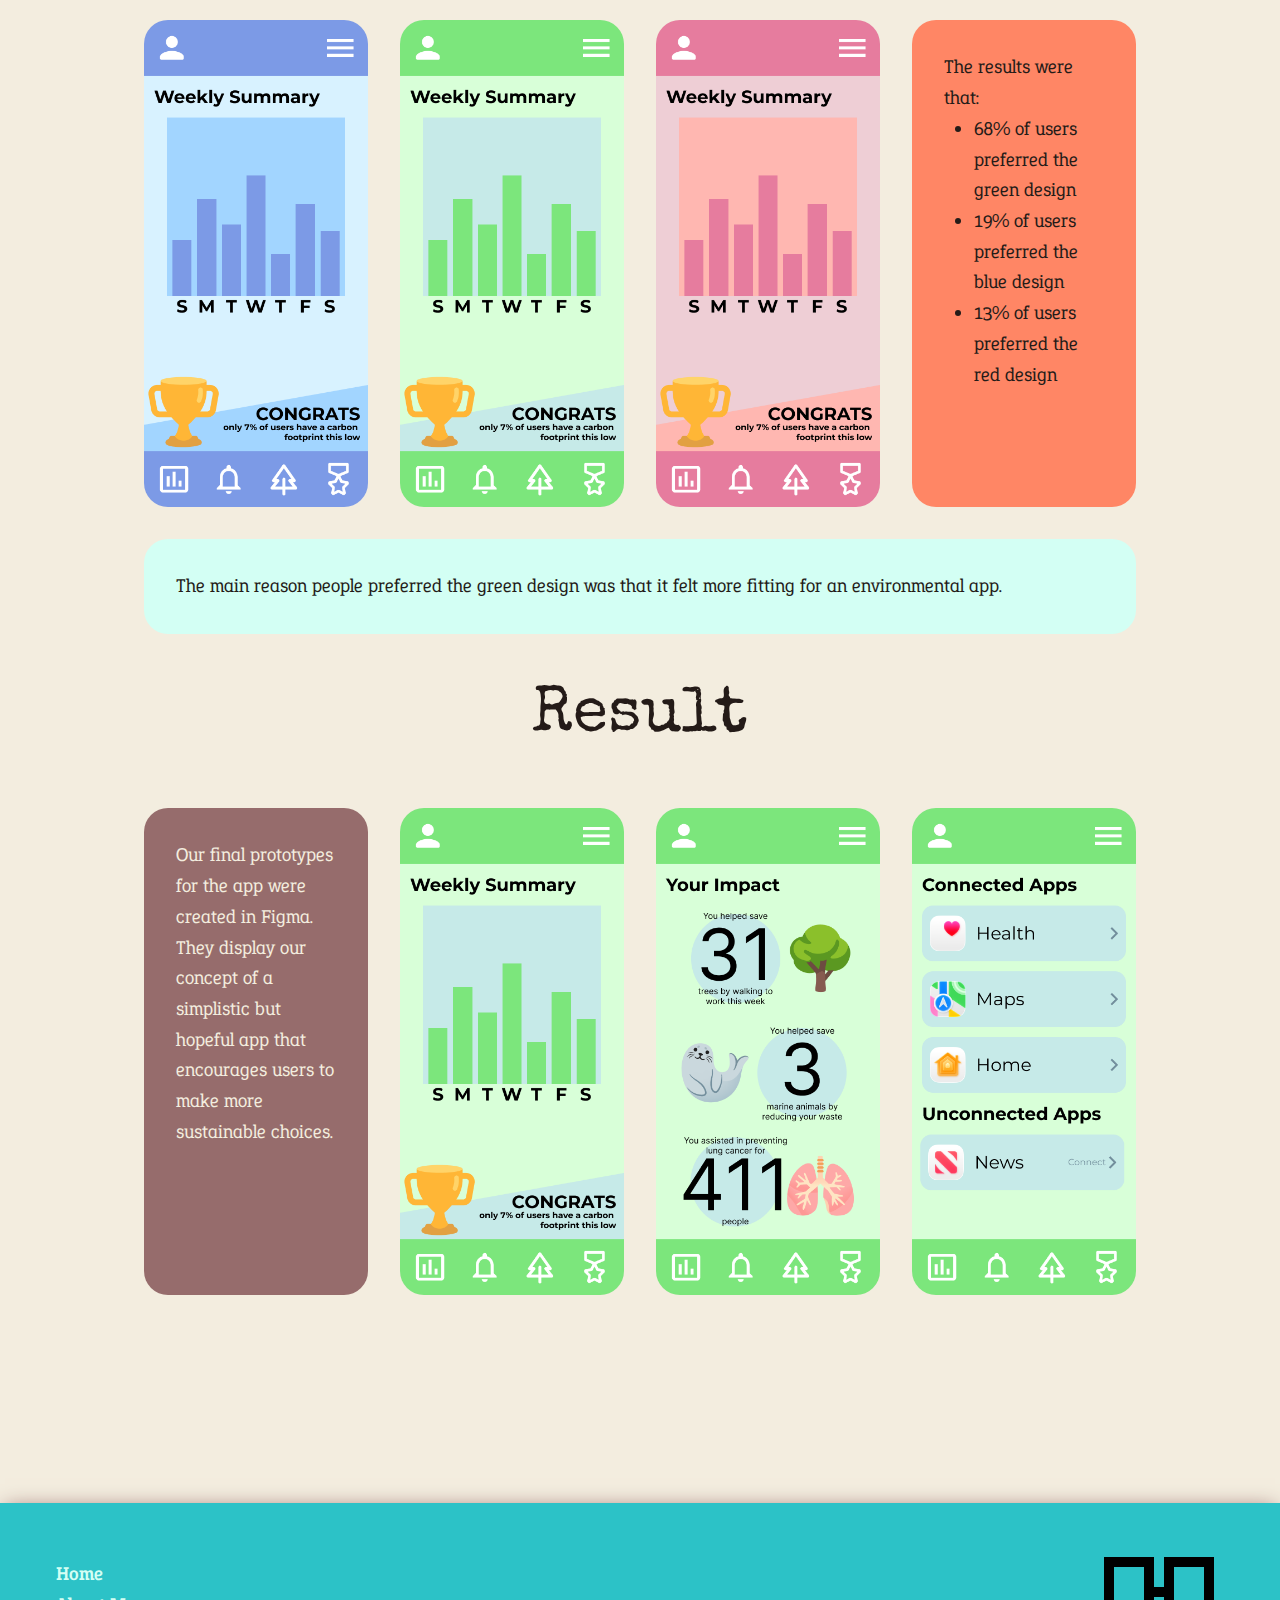
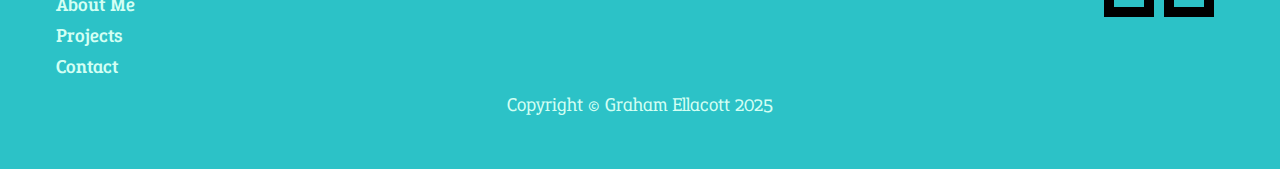
<file: html/ecoprint.html>
<!DOCTYPE html>
<html>
    <head>
        <meta charset="UTF-8">
        <!-- Stylesheet -->
        <link rel="stylesheet" href="../css/style.css">
        <title>EcoPrint Case Study</title>
        <link rel="icon" href="/img/favicon.ico">
    </head>
    <body>
        <header>
            <svg width="128" height="128" class="logo">
                <use href="../img/Logo.svg"></use>
            </svg>
            <nav>
                <ul>
                    <li><a href="index.html">Home</a></li>
                    <li><a href="index.html#about-me">About Me</a></li>
                    <li><a href="projects.html">Projects</a></li>
                    <li><a href="index.html#contact">Contact</a></li>
                </ul>
            </nav>
        </header>
        <main>
            <div class="grid-container">

                <h1 class="grid-heading">EcoPrint</h1>
                <div class="grid-full bkg-accent">
                    <div class="box-padding">
                        Our assignment was to create an app to help people concerned about sustainability and our environment here in Canada
                        Our goal was to raise awareness and improve hopefulness for people aware of environmental issues, also help people see the positive impact they can make on the environment

                        <br><br>
                        as a nonprofit organization, we were not worried about monetization or revenue generation, our main focus was on user engagement and retention, thus a competitive analysis was not necessary for this project
                    </div>
                </div>

                <h2 class="grid-heading">User Research</h2>
                <div class="grid-half bkg-secondary">
                    <div class="box-padding">
                        <h3>Persona 1 <br>John Thomas</h3>
                        <h4>Male - 37 years</h4>
                        <strong>Seasonal Fisherman</strong>
                        <br>
                        <p>John is a Father of three from St. Johns, Newfoundland. Being a fisherman he witnesses first-hand the impact climate change has on wildlife. He worries about losing his family home due to storm surges in the local area. He wants to find out how he can adopt sustainable habits to make a better future for himself, his family and his community.</p>
                    </div>
                </div>
                <div class="grid-half bkg-semi-dark">
                    <div class="box-padding">
                        <h3>Persona 2 <br>Amka Ollana</h3>
                        <h4>Female - 24 years</h4>
                        <strong>Climate Activist</strong>
                        <br>
                        <p>Amka is a Traditional knowledge keeper born, raised and deeply connected to her inuit heritage. She is devoted to preserving and passing on the cultural wisdom of her ancestors. She worries about the thinning ice in Iqaluit, Nunavut. She doesn't want to lose important parts of her heritage due to changing environmental conditions, and she feels powerless to stop these problems that cause her so much anxiety.</p>
                    </div>
                </div>

                <h2 class="grid-heading">Brainstorming</h2>
                <div class="grid-half bkg-accent">
                    <div class="box-padding">
                        <p>We decided the problem we were trying to solve with this project was to raise <strong>awareness</strong> about climate change, but also to give the user <strong>hopefulness</strong> that things can and will get better</p>
                        <br>
                        <p>We decided that it was most plausible to create an app that helps users track their environmental impact in an effort to reduce their carbon footprint</p>
                    </div>
                </div>

                <div class="grid-half bkg-primary">
                    <div class="box-padding">
                        <ul style="margin-left: 30px;">
                            <li>Using a combination of AR and VR technology to create environmental simulations showing the impact we have on the planet.</li>
                            <li>Repurposing unused public screens and ad space to display real-time climate data</li>
                            <li>Integrate climate action education and incentives within the community and community events</li>
                            <li>Implementing a social media networking app that allows users to collectively work towards climate action incentives and goals</li>
                        </ul>
                    </div>
                </div>

                <h2 class="grid-heading">Planning</h2>
                <div class="grid-full bkg-semi-dark">
                    <div class="box-padding">
                        The app would allow users to track their daily activities and see how they impact the environment. The app would also provide tips and resources on how to reduce their carbon footprint. It would also have an acheivement system to encourage users to make more sustainable choices, and always keep working to better impact the planet. It was meant to be low maintenence, the app would connect to other services to automatically track activities like transportation, energy usage, and waste production.
                    </div>
                </div>

                <div class="grid-quarter bkg-secondary">
                    <div class="box-padding">
                        We tried to make a minimalist design that was easy to use and navigate. A user most likely wouldn't spend a lot of time on the app, so we wanted to make sure that they could quickly find the information they were looking for.
                    </div>
                </div>

                <img src="/img/ecoprint/Ecoprint1-wire.png" alt="graph wireframe" class="grid-quarter" width="100%" height="auto">
                <img src="/img/ecoprint/Ecoprint2-wire.png" alt="overview wireframe" class="grid-quarter" width="100%" height="auto">
                <img src="/img/ecoprint/Ecoprint3-wire.png" alt="connect wireframe" class="grid-quarter" width="100%" height="auto">


                <h2 class="grid-heading">Surveying</h2>
                <div class="grid-full bkg-primary">
                    <div class="box-padding">
                        Part of our research during this project was to survey people about which design they preferred. We created a survey with 3 different designs and asked people to choose which one they liked the most and why.
                    </div>
                </div>
                <img src="/img/ecoprint/Ecoprint1-blue.png" alt="blue palette" class="grid-quarter" width="100%" height="auto">
                <img src="/img/ecoprint/Ecoprint1.png" alt="green palette" class="grid-quarter" width="100%" height="auto">
                <img src="/img/ecoprint/Ecoprint1-red.png" alt="red palette" class="grid-quarter" width="100%" height="auto">
                <div class="grid-quarter bkg-accent">
                    <div class="box-padding">
                        The results were that:
                        <ul style="margin-left: 30px;">
                            <li>68% of users preferred the green design</li>
                            <li>19% of users preferred the blue design</li>
                            <li>13% of users preferred the red design</li>
                        </ul>
                    </div>
                </div>

                <div class="grid-full bkg-secondary">
                    <div class="box-padding">
                        The main reason people preferred the green design was that it felt more fitting for an environmental app.
                    </div>
                </div>
                
                <h2 class="grid-heading">Result</h2>
                <div class="grid-quarter bkg-semi-dark">
                    <div class="box-padding">
                        Our final prototypes for the app were created in Figma. They display our concept of a simplistic but hopeful app that encourages users to make more sustainable choices.
                    </div>
                </div>
                <img src="/img/ecoprint/Ecoprint1.png" alt="" class="grid-quarter" width="100%" height="auto">
                <img src="/img/ecoprint/Ecoprint2.png" alt="" class="grid-quarter" width="100%" height="auto">
                <img src="/img/ecoprint/Ecoprint3.png" alt="" class="grid-quarter" width="100%" height="auto">

            </div>
        </main>
        <footer>
            <div class="footer-top">
                <nav>
                    <ul>
                        <li><a href="index.html">Home</a></li>
                        <li><a href="index.html#about-me">About Me</a></li>
                        <li><a href="projects.html">Projects</a></li>
                        <li><a href="index.html#contact">Contact</a></li>
                    </ul>
                </nav>
                <svg width="128" height="128" class="logo">
                    <use href="../img/Logo.svg"></use>
                </svg>
            </div>
            Copyright &copy; Graham Ellacott 2025
        </footer>
    </body>
</html>
</file>
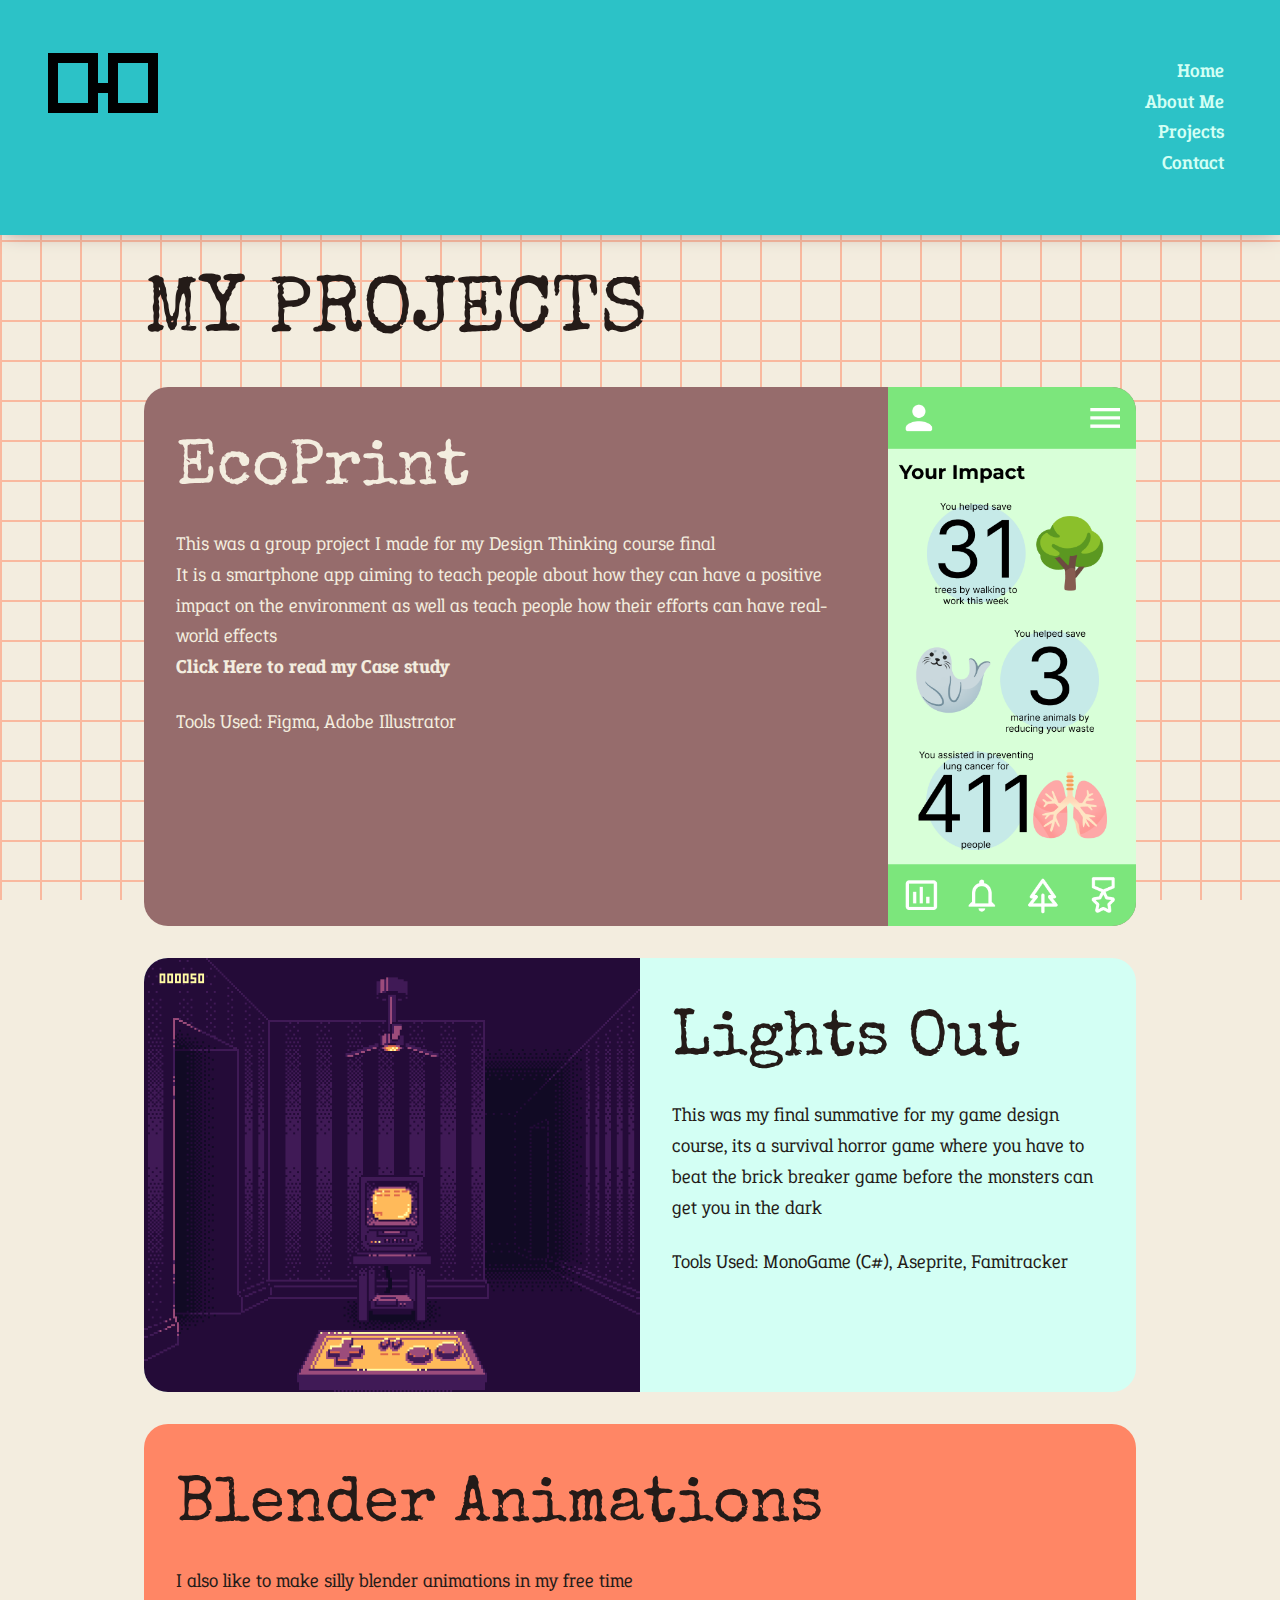
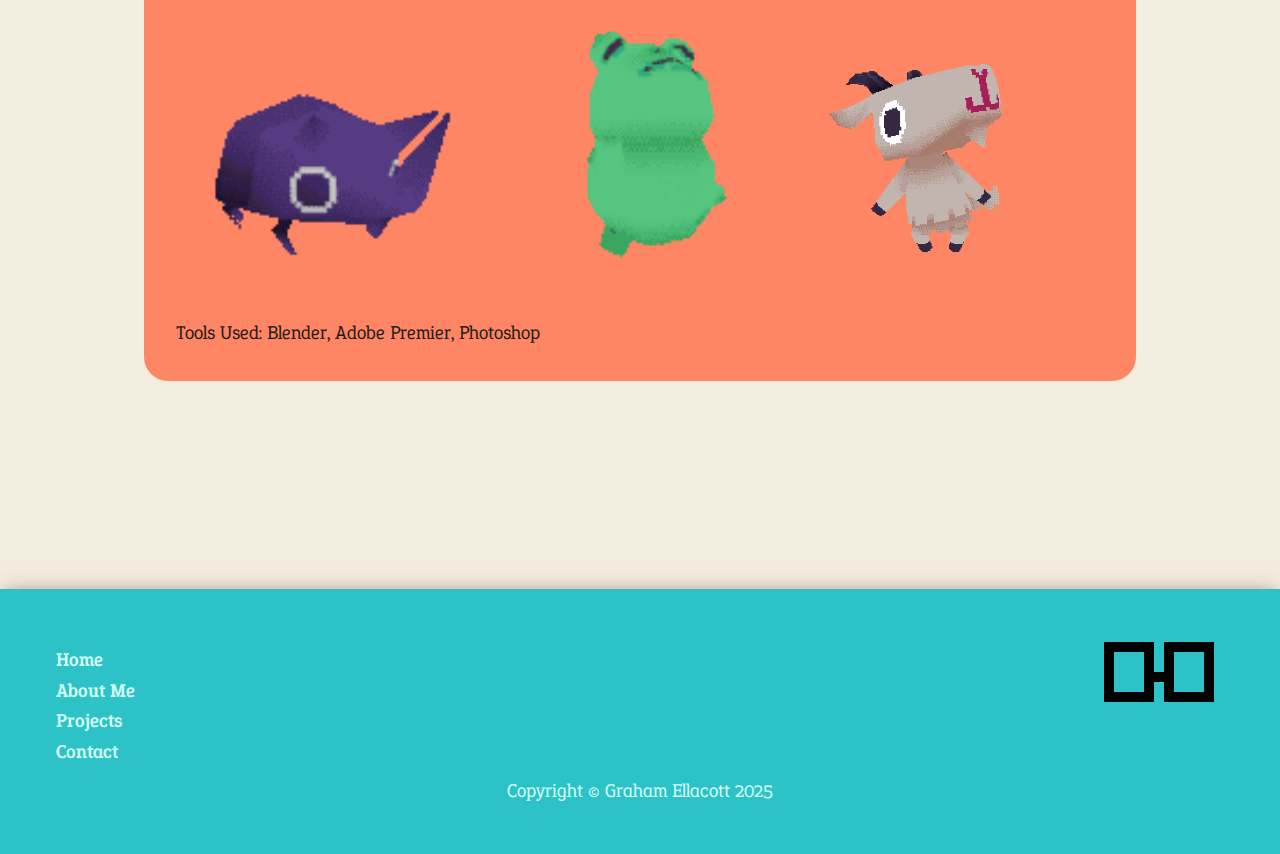
<file: html/projects.html>
<!DOCTYPE html>
<html>
    <head>
        <meta charset="UTF-8">
        <!-- Stylesheet -->
        <link rel="stylesheet" href="../css/style.css">
        <title>Graham Ellacott - Projects</title>
        <link rel="icon" href="/img/favicon.ico">
    </head>
    <body>
        <header>
            <svg width="128" height="128" class="logo">
                <use href="../img/Logo.svg"></use>
            </svg>
            <nav>
                <ul>
                    <li><a href="index.html">Home</a></li>
                    <li><a href="index.html#about-me">About Me</a></li>
                    <li><a href="projects.html">Projects</a></li>
                    <li><a href="index.html#contact">Contact</a></li>
                </ul>
            </nav>
        </header>
        <main>
            <h1>MY PROJECTS</h1>
            <div class="grid-container">
                <a href="ecoprint.html" class="grid-full bkg-semi-dark">
                    <div class="box-padding">
                        <h2>EcoPrint</h2>
                        <p>This was a group project I made for my Design Thinking course final</p>
                        <p>It is a smartphone app aiming to teach people about how they can have a positive impact on the environment as well as teach people how their efforts can have real-world effects</p>
                        <strong>Click Here to read my Case study</strong>
                        <p style="margin-top: 1.5rem;">Tools Used: Figma, Adobe Illustrator</p>
                    </div>
                    <img src="/img/ecoprint/EcoPrint2.png" alt="EcoPrint project screenshot" width="25%" height="auto">
                </a>
                <div class="grid-full bkg-secondary">
                    <img src="/img/LightsOut.png" alt="LightsOut project screenshot" width="50%" height="auto">
                    <div class="box-padding">
                        <h2>Lights Out</h2>
                        <p>This was my final summative for my game design course, its a survival horror game where you have to beat the brick breaker game before the monsters can get you in the dark</p>
                        <p style="margin-top: 1.5rem;">Tools Used: MonoGame (C#), Aseprite, Famitracker</p>
                    </div>
                </div>
                <div class="grid-full bkg-accent">
                    <div class="box-padding">
                        <h2>Blender Animations</h2>
                        <p>I also like to make silly blender animations in my free time</p>
                        <div style="display: flex; gap: 10px; flex-wrap: wrap;">
                            <img src="/img/gifs/bug.gif" alt="blender animation 1" style="width: 32%; height: auto;">
                            <img src="/img/gifs/froggy.gif" alt="blender animation 2" style="width: 32%; height: auto;">
                            <img src="/img/gifs/goat.gif" alt="blender animation 3" style="width: 32%; height: auto;">
                        </div>
                        <p style="margin-top: 1.5rem;">Tools Used: Blender, Adobe Premier, Photoshop</p>
                    </div>
                </div>
            </div>
        </main>
        <footer>
            <div class="footer-top">
                <nav>
                    <ul>
                        <li><a href="index.html">Home</a></li>
                        <li><a href="index.html#about-me">About Me</a></li>
                        <li><a href="projects.html">Projects</a></li>
                        <li><a href="index.html#contact">Contact</a></li>
                    </ul>
                </nav>
                <svg width="128" height="128" class="logo">
                    <use href="../img/Logo.svg"></use>
                </svg>
            </div>
            Copyright &copy; Graham Ellacott 2025
        </footer>
    </body>
</html>
</file>
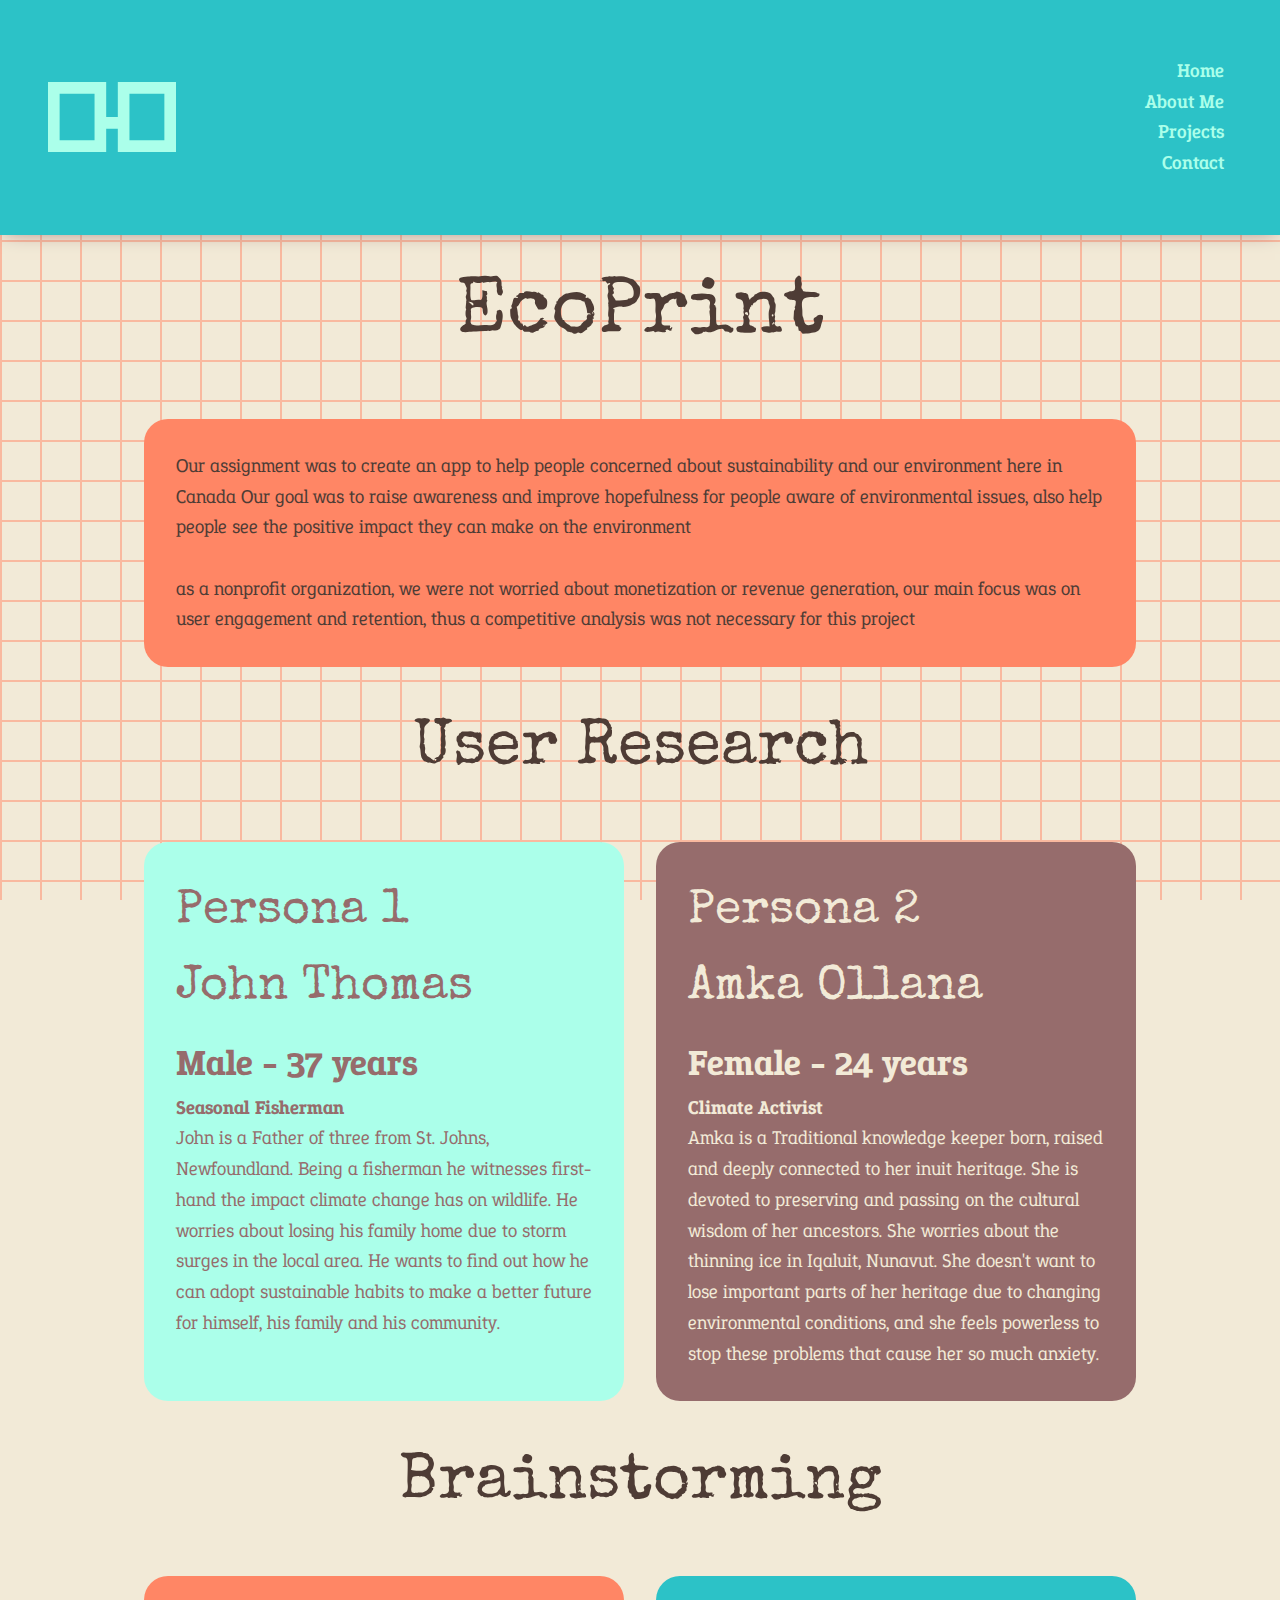
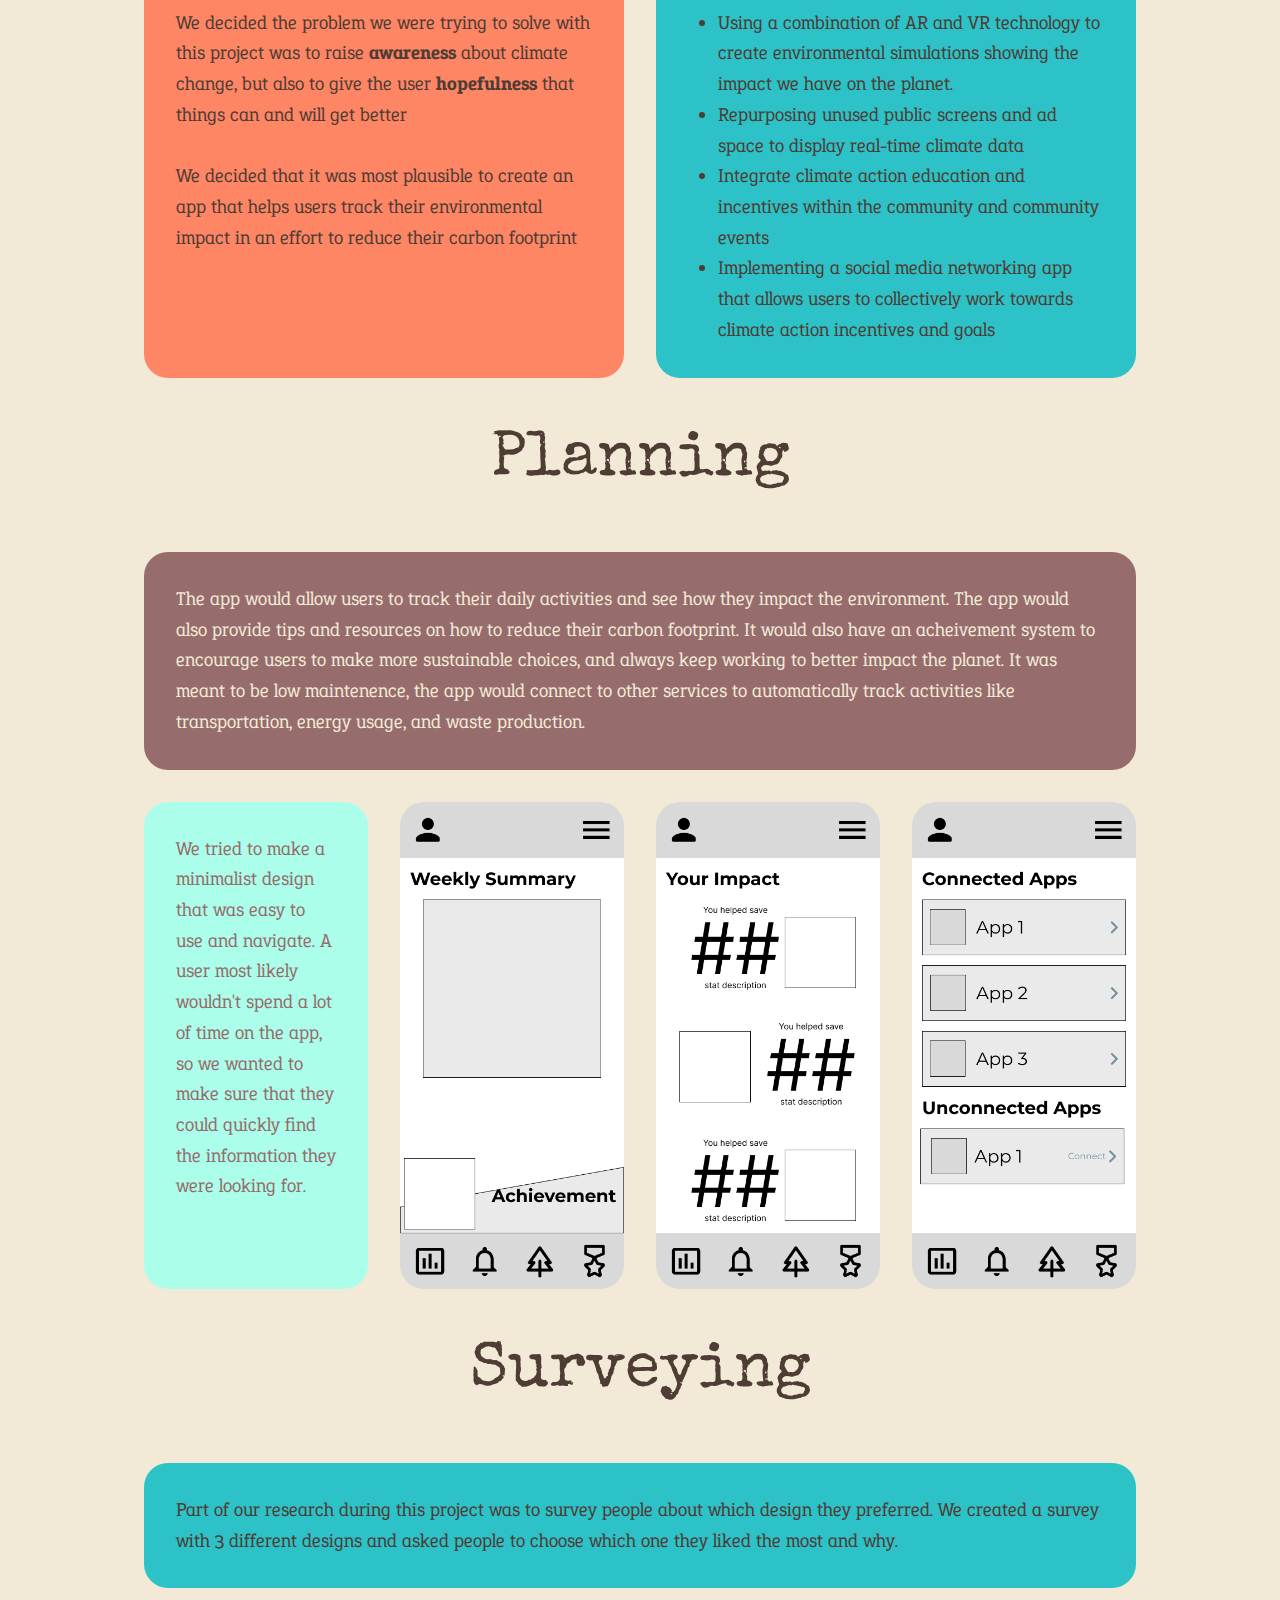
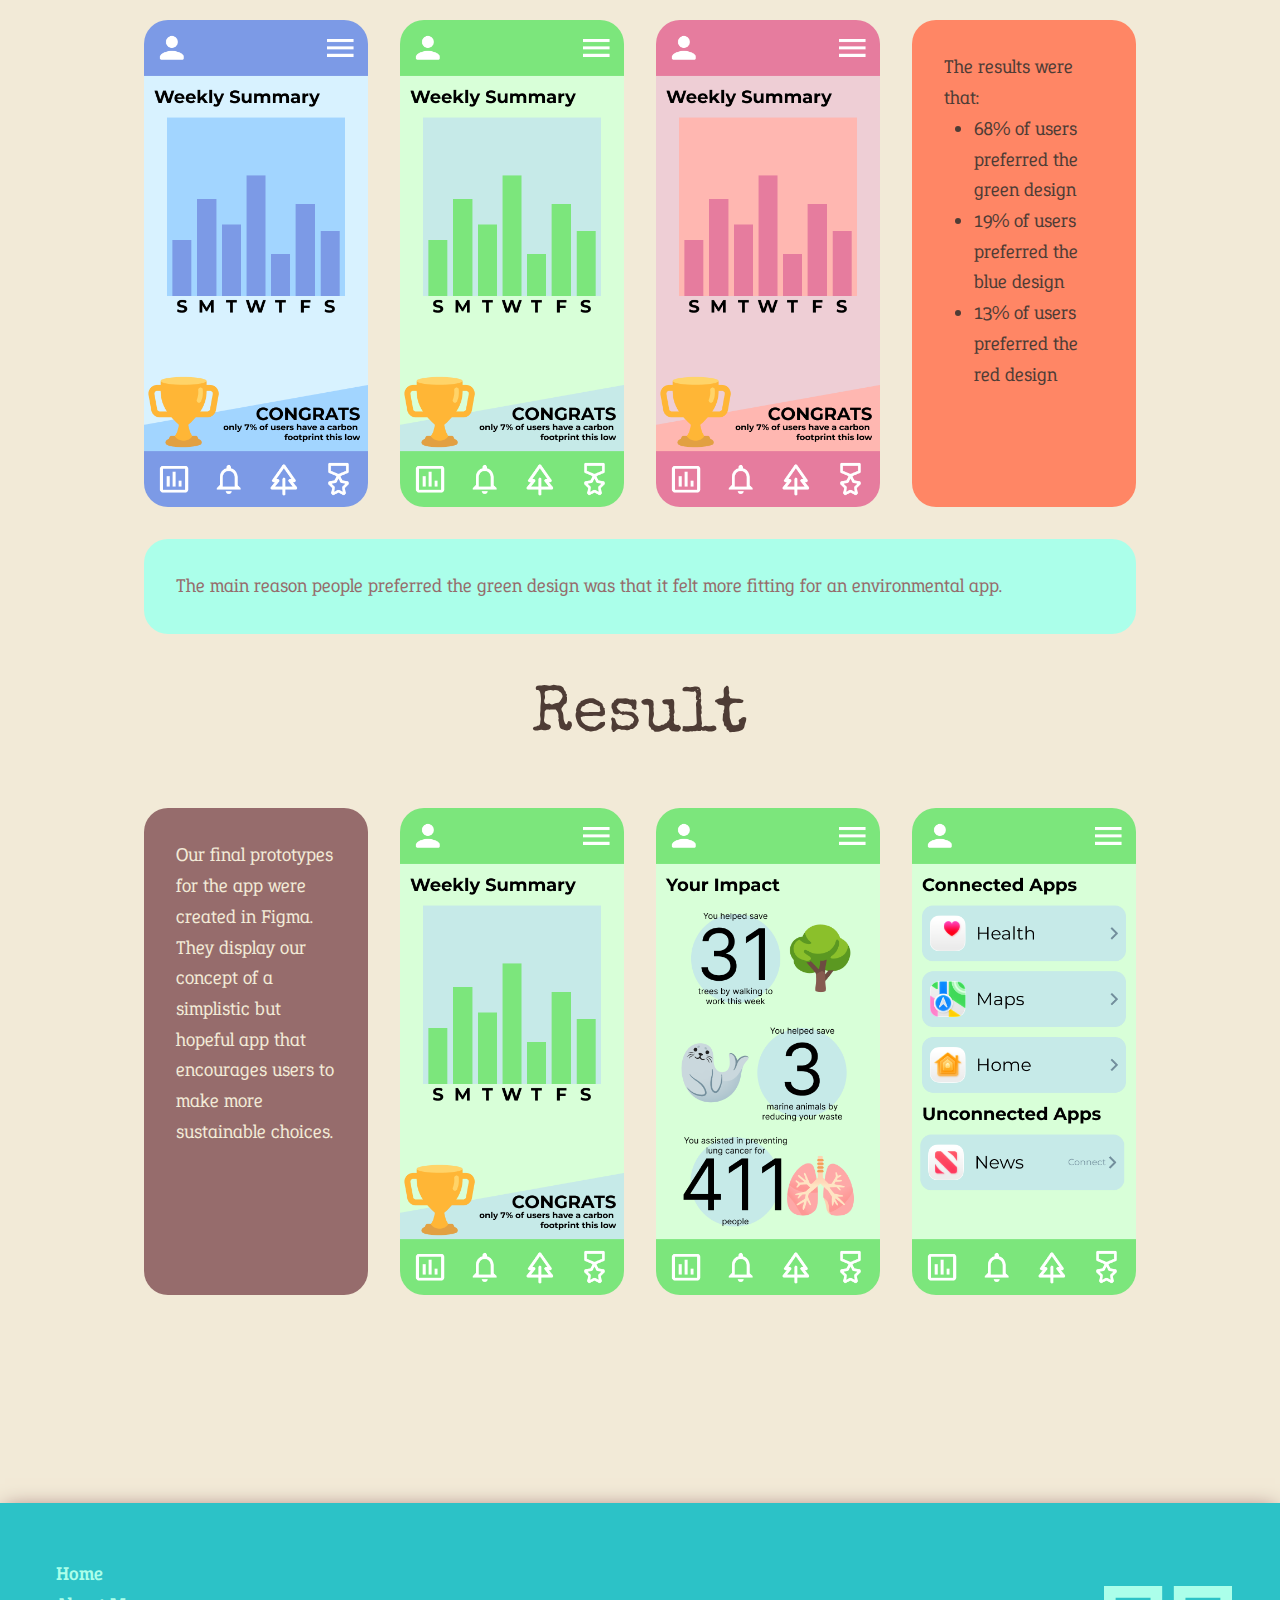
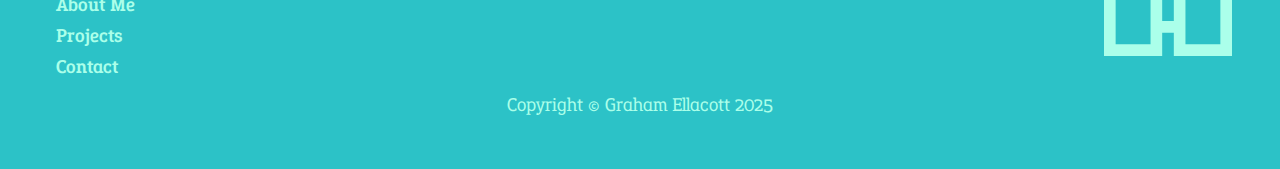
<file: website/html/ecoprint.html>
<!DOCTYPE html>
<html>
    <head>
        <meta charset="UTF-8">
        <!-- Stylesheet -->
        <link rel="stylesheet" href="../css/style.css">
        <title>EcoPrint Case Study</title>
        <link rel="icon" href="/img/favicon.ico">
    </head>
    <body>
        <header>
            <svg width="128" height="128" class="logo">
                <use href="../img/Logo.svg"></use>
            </svg>
            <nav>
                <ul>
                    <li><a href="index.html">Home</a></li>
                    <li><a href="index.html#about-me">About Me</a></li>
                    <li><a href="projects.html">Projects</a></li>
                    <li><a href="index.html#contact">Contact</a></li>
                </ul>
            </nav>
        </header>
        <main>
            <div class="grid-container">

                <h1 class="grid-heading">EcoPrint</h1>
                <div class="grid-full bkg-accent">
                    <div class="box-padding">
                        Our assignment was to create an app to help people concerned about sustainability and our environment here in Canada
                        Our goal was to raise awareness and improve hopefulness for people aware of environmental issues, also help people see the positive impact they can make on the environment

                        <br><br>
                        as a nonprofit organization, we were not worried about monetization or revenue generation, our main focus was on user engagement and retention, thus a competitive analysis was not necessary for this project
                    </div>
                </div>

                <h2 class="grid-heading">User Research</h2>
                <div class="grid-half bkg-secondary">
                    <div class="box-padding">
                        <h3>Persona 1 <br>John Thomas</h3>
                        <h4>Male - 37 years</h4>
                        <strong>Seasonal Fisherman</strong>
                        <br>
                        <p>John is a Father of three from St. Johns, Newfoundland. Being a fisherman he witnesses first-hand the impact climate change has on wildlife. He worries about losing his family home due to storm surges in the local area. He wants to find out how he can adopt sustainable habits to make a better future for himself, his family and his community.</p>
                    </div>
                </div>
                <div class="grid-half bkg-semi-dark">
                    <div class="box-padding">
                        <h3>Persona 2 <br>Amka Ollana</h3>
                        <h4>Female - 24 years</h4>
                        <strong>Climate Activist</strong>
                        <br>
                        <p>Amka is a Traditional knowledge keeper born, raised and deeply connected to her inuit heritage. She is devoted to preserving and passing on the cultural wisdom of her ancestors. She worries about the thinning ice in Iqaluit, Nunavut. She doesn't want to lose important parts of her heritage due to changing environmental conditions, and she feels powerless to stop these problems that cause her so much anxiety.</p>
                    </div>
                </div>

                <h2 class="grid-heading">Brainstorming</h2>
                <div class="grid-half bkg-accent">
                    <div class="box-padding">
                        <p>We decided the problem we were trying to solve with this project was to raise <strong>awareness</strong> about climate change, but also to give the user <strong>hopefulness</strong> that things can and will get better</p>
                        <br>
                        <p>We decided that it was most plausible to create an app that helps users track their environmental impact in an effort to reduce their carbon footprint</p>
                    </div>
                </div>

                <div class="grid-half bkg-primary">
                    <div class="box-padding">
                        <ul style="margin-left: 30px;">
                            <li>Using a combination of AR and VR technology to create environmental simulations showing the impact we have on the planet.</li>
                            <li>Repurposing unused public screens and ad space to display real-time climate data</li>
                            <li>Integrate climate action education and incentives within the community and community events</li>
                            <li>Implementing a social media networking app that allows users to collectively work towards climate action incentives and goals</li>
                        </ul>
                    </div>
                </div>

                <h2 class="grid-heading">Planning</h2>
                <div class="grid-full bkg-semi-dark">
                    <div class="box-padding">
                        The app would allow users to track their daily activities and see how they impact the environment. The app would also provide tips and resources on how to reduce their carbon footprint. It would also have an acheivement system to encourage users to make more sustainable choices, and always keep working to better impact the planet. It was meant to be low maintenence, the app would connect to other services to automatically track activities like transportation, energy usage, and waste production.
                    </div>
                </div>

                <div class="grid-quarter bkg-secondary">
                    <div class="box-padding">
                        We tried to make a minimalist design that was easy to use and navigate. A user most likely wouldn't spend a lot of time on the app, so we wanted to make sure that they could quickly find the information they were looking for.
                    </div>
                </div>

                <img src="/img/ecoprint/Ecoprint1-wire.png" alt="graph wireframe" class="grid-quarter" width="100%" height="auto">
                <img src="/img/ecoprint/Ecoprint2-wire.png" alt="overview wireframe" class="grid-quarter" width="100%" height="auto">
                <img src="/img/ecoprint/Ecoprint3-wire.png" alt="connect wireframe" class="grid-quarter" width="100%" height="auto">


                <h2 class="grid-heading">Surveying</h2>
                <div class="grid-full bkg-primary">
                    <div class="box-padding">
                        Part of our research during this project was to survey people about which design they preferred. We created a survey with 3 different designs and asked people to choose which one they liked the most and why.
                    </div>
                </div>
                <img src="/img/ecoprint/Ecoprint1-blue.png" alt="blue palette" class="grid-quarter" width="100%" height="auto">
                <img src="/img/ecoprint/Ecoprint1.png" alt="green palette" class="grid-quarter" width="100%" height="auto">
                <img src="/img/ecoprint/Ecoprint1-red.png" alt="red palette" class="grid-quarter" width="100%" height="auto">
                <div class="grid-quarter bkg-accent">
                    <div class="box-padding">
                        The results were that:
                        <ul style="margin-left: 30px;">
                            <li>68% of users preferred the green design</li>
                            <li>19% of users preferred the blue design</li>
                            <li>13% of users preferred the red design</li>
                        </ul>
                    </div>
                </div>

                <div class="grid-full bkg-secondary">
                    <div class="box-padding">
                        The main reason people preferred the green design was that it felt more fitting for an environmental app.
                    </div>
                </div>
                
                <h2 class="grid-heading">Result</h2>
                <div class="grid-quarter bkg-semi-dark">
                    <div class="box-padding">
                        Our final prototypes for the app were created in Figma. They display our concept of a simplistic but hopeful app that encourages users to make more sustainable choices.
                    </div>
                </div>
                <img src="/img/ecoprint/Ecoprint1.png" alt="" class="grid-quarter" width="100%" height="auto">
                <img src="/img/ecoprint/Ecoprint2.png" alt="" class="grid-quarter" width="100%" height="auto">
                <img src="/img/ecoprint/Ecoprint3.png" alt="" class="grid-quarter" width="100%" height="auto">

            </div>
        </main>
        <footer>
            <div class="footer-top">
                <nav>
                    <ul>
                        <li><a href="index.html">Home</a></li>
                        <li><a href="index.html#about-me">About Me</a></li>
                        <li><a href="projects.html">Projects</a></li>
                        <li><a href="index.html#contact">Contact</a></li>
                    </ul>
                </nav>
                <svg width="128" height="128" class="logo">
                    <use href="../img/Logo.svg"></use>
                </svg>
            </div>
            Copyright &copy; Graham Ellacott 2025
        </footer>
    </body>
</html>
</file>
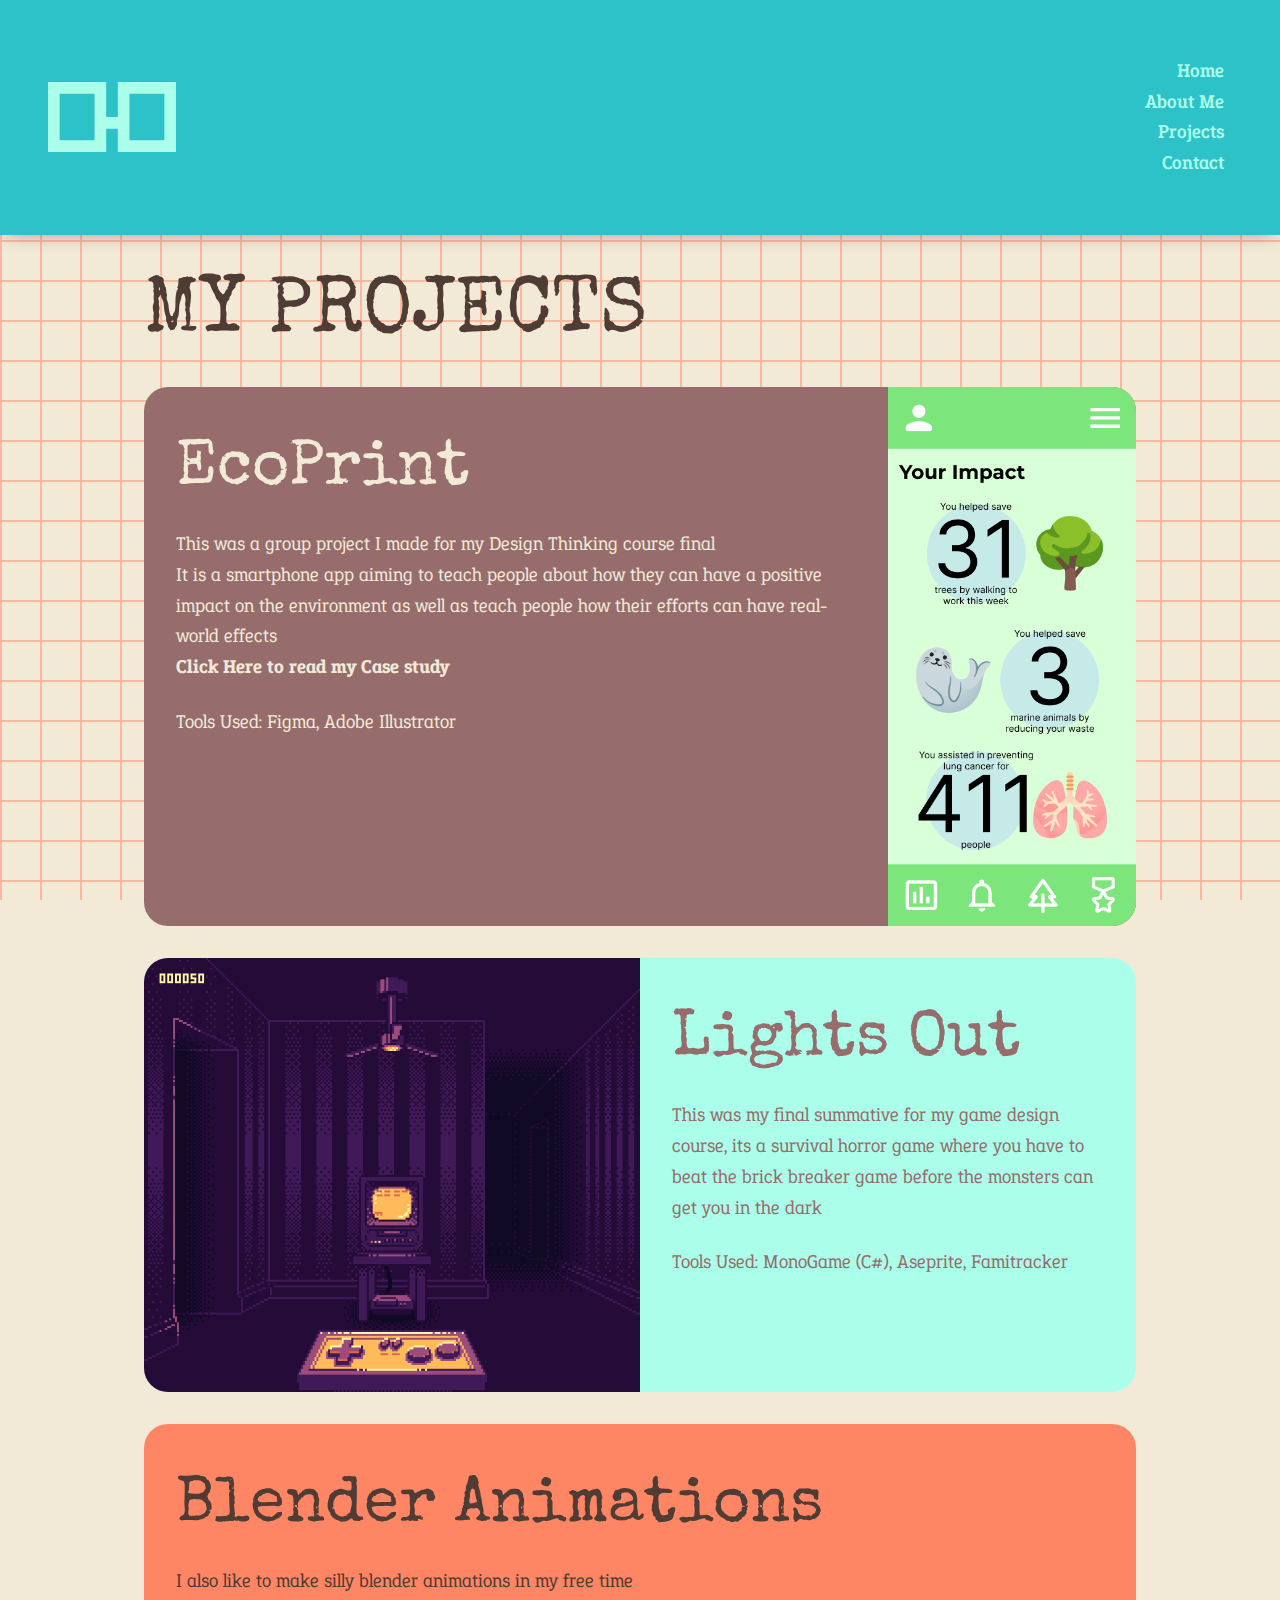
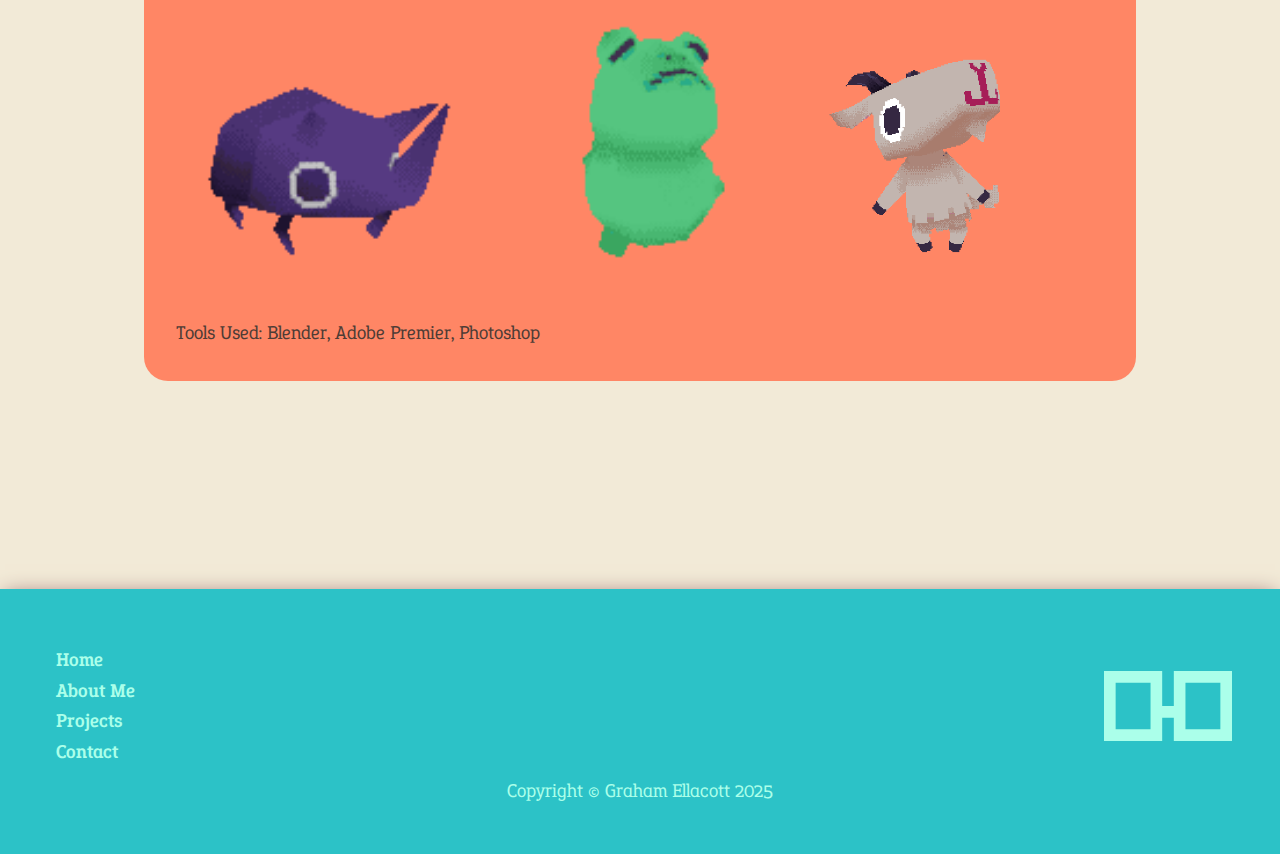
<file: website/html/projects.html>
<!DOCTYPE html>
<html>
    <head>
        <meta charset="UTF-8">
        <!-- Stylesheet -->
        <link rel="stylesheet" href="../css/style.css">
        <title>Graham Ellacott - Projects</title>
        <link rel="icon" href="/img/favicon.ico">
    </head>
    <body>
        <header>
            <svg width="128" height="128" class="logo">
                <use href="../img/Logo.svg"></use>
            </svg>
            <nav>
                <ul>
                    <li><a href="index.html">Home</a></li>
                    <li><a href="index.html#about-me">About Me</a></li>
                    <li><a href="projects.html">Projects</a></li>
                    <li><a href="index.html#contact">Contact</a></li>
                </ul>
            </nav>
        </header>
        <main>
            <h1>MY PROJECTS</h1>
            <div class="grid-container">
                <a href="ecoprint.html" class="grid-full bkg-semi-dark">
                    <div class="box-padding">
                        <h2>EcoPrint</h2>
                        <p>This was a group project I made for my Design Thinking course final</p>
                        <p>It is a smartphone app aiming to teach people about how they can have a positive impact on the environment as well as teach people how their efforts can have real-world effects</p>
                        <strong>Click Here to read my Case study</strong>
                        <p style="margin-top: 1.5rem;">Tools Used: Figma, Adobe Illustrator</p>
                    </div>
                    <img src="/img/ecoprint/EcoPrint2.png" alt="EcoPrint project screenshot" width="25%" height="auto">
                </a>
                <div class="grid-full bkg-secondary">
                    <img src="/img/LightsOut.png" alt="LightsOut project screenshot" width="50%" height="auto">
                    <div class="box-padding">
                        <h2>Lights Out</h2>
                        <p>This was my final summative for my game design course, its a survival horror game where you have to beat the brick breaker game before the monsters can get you in the dark</p>
                        <p style="margin-top: 1.5rem;">Tools Used: MonoGame (C#), Aseprite, Famitracker</p>
                    </div>
                </div>
                <div class="grid-full bkg-accent">
                    <div class="box-padding">
                        <h2>Blender Animations</h2>
                        <p>I also like to make silly blender animations in my free time</p>
                        <div style="display: flex; gap: 10px; flex-wrap: wrap;">
                            <img src="/img/gifs/bug.gif" alt="blender animation 1" style="width: 32%; height: auto;">
                            <img src="/img/gifs/froggy.gif" alt="blender animation 2" style="width: 32%; height: auto;">
                            <img src="/img/gifs/goat.gif" alt="blender animation 3" style="width: 32%; height: auto;">
                        </div>
                        <p style="margin-top: 1.5rem;">Tools Used: Blender, Adobe Premier, Photoshop</p>
                    </div>
                </div>
            </div>
        </main>
        <footer>
            <div class="footer-top">
                <nav>
                    <ul>
                        <li><a href="index.html">Home</a></li>
                        <li><a href="index.html#about-me">About Me</a></li>
                        <li><a href="projects.html">Projects</a></li>
                        <li><a href="index.html#contact">Contact</a></li>
                    </ul>
                </nav>
                <svg width="128" height="128" class="logo">
                    <use href="../img/Logo.svg"></use>
                </svg>
            </div>
            Copyright &copy; Graham Ellacott 2025
        </footer>
    </body>
</html>
</file>
<file: css/style.css>
@import url('https://fonts.googleapis.com/css2?family=Epunda+Slab:ital,wght@0,300..900;1,300..900&family=Special+Elite&display=swap');

/* color scheme */
    :root {
        --background-color: #f3eddf;
        --text-color: #241b18;
        --text-color-light: #966C6C;
        --primary-color: #2CC2C7;
        --secondary-color: #d3fff4;
        --accent-color: #FF8665;
        --grid-color: #F9B99F;
    }

/* Reset some default browser styles */
    * {
        margin: 0;
        padding: 0;
        box-sizing: border-box;

        scroll-behavior: smooth;
    }

    body {
        font-family: "Epunda Slab", serif;
        line-height: 1.6;
        font-size: 1.2rem;
        background: var(--background-color);
        color: var(--text-color);
    }

    header, footer {
        background: var(--primary-color);
        color: var(--secondary-color);
        padding: 3rem;
        text-align: center;

        box-shadow: 0px 0px 20px -5px var(--text-color-light);
    }

    nav {
        padding: 0.5rem;
        justify-content: right;
    }

    nav ul {
        list-style: none;
    }

    nav a {
        color: var(--secondary-color);
        font-weight: 600;
        text-decoration: none;
    }

    main {
        gap: 1rem;
        max-width: 1024px;
        margin: auto;
        margin-bottom: 10em;
        padding: 1rem;
    }

    h1, h2, h3 {
        font-family: "Special Elite", system-ui;
        margin-bottom: 0.5rem;
        font-weight: 400;
    }

    h1 {
        font-size: 5rem;
    }

    h2 {
        font-size: 4rem;
    }

    h3 {
        font-size: 3rem;
    }

    h4 {
        font-size: 2.25rem;
    }

    a {
        color: var(--secondary-color);
    }

    img {
        object-fit: cover;
    }

/* my stuff */
    .box-padding {
        padding: 2rem;
        flex-grow: 1;
    }

    .inner-shadow-overlay {
        position: relative;
    }

    .inner-shadow-overlay::after {
        box-shadow: inset 0px 0px 50px rgba(0, 0, 0, 0.5);
        position: absolute;
        top: 0; left: 0;
        width: 100%;
        height: 100%;
        content: "";
    }

/* grid background */
    body {
        background-attachment: fixed;
        background-size: 40px 40px;
        background-image:
            linear-gradient(to right, var(--grid-color) 2px, transparent 1px),
            linear-gradient(to bottom, var(--grid-color) 2px, transparent 1px);
    }

/* color classes */
    .bkg-primary {
        background: var(--primary-color);
        color: var(--text-color);
    }

    .bkg-secondary {
        background: var(--secondary-color);
        color: var(--text-color);
    }

    .bkg-accent {
        background: var(--accent-color);
        color: var(--text-color);
    }

    .bkg-semi-dark {
        background: var(--text-color-light);
        color: var(--background-color);
    }

    .bkg-dark {
        background: var(--text-color);
        color: var(--background-color);
    }

/* grid styles */
    .grid-container {
        display: grid;
        grid-template-columns: repeat(4, 1fr);
        gap: 2rem;
    }

    .grid-container a {
        text-decoration: none;
    }

    .grid-container a:hover {
        text-decoration: underline;
    }

    .grid-content, .grid-full, .grid-three-quarters, .grid-half, .grid-quarter {
        padding: 0rem;
        border-radius: 24px;
        overflow: hidden;

        display: flex;
        align-items: top;
        justify-content: space-between;
    }

    .grid-heading {
        text-align: center;
        grid-column: auto / span 4;
    }
    

    .grid-full {
        grid-column: auto / span 4;
    }

    .grid-three-quarters {
        grid-column: auto / span 3;
    }

    .grid-half {
        grid-column: auto / span 2;
    }

    .grid-quarter {
        grid-column: auto / span 1;
    }

/* logo */
    .logo {
        width: 128px;
        height: auto;
    }

    .logo-name {
        height: auto;
        max-width: 800px;
    }

    .logo-main {
        display: flex;
        flex-direction: column;
        justify-content: center;
        align-items: center;
        margin: 2rem auto;

        height: 100vh;
    }

/* header override */
    header, .footer-top {
        display: flex;
        align-items: center;
        justify-content: space-between;
    }

    header nav ul {
        text-align: right;
    }

    footer nav ul {
        text-align: left;
    }

    footer p {
        margin-top: 1rem;
        font-size: 0.9rem;
    }

/* nice animations */
    nav a {
        transition: all 0.5s ease-in-out;
    }

    nav a:hover {
        font-size: 1.4rem;
        text-decoration: underline;
    }

    .grid-container a {
        transition: all 0.3s ease-in-out;
    }

    .grid-container a:hover {
        transform: scale(1.05);
        box-shadow: 0px 0px 20px -5px var(--text-color-light);
    }

/* responsive design */
@media screen and (max-width: 900px) {
        header {
            flex-direction: column;
            gap: 1rem;
        }

        header nav ul {
            display: flex;
            text-align: space-around;
            gap: 3rem;
        }

        h1 {
            font-size: 3.5rem;
        }

        h2 {
            font-size: 2.5rem;
        }

        h3 {
            font-size: 2rem;
        }

        h4{
            font-size: 1.25rem;
        }

        .footer-top {
            flex-direction: column;
            gap: 1rem;
        }

        .footer-top nav {
            display: none;
        }

        .logo-main {
            height: 80vh;
            margin: 2rem;
        }

        .logo-name {
            width: 600px;
            height: auto;
        }
    
}
@media screen and (max-width: 600px) {
        header, footer {
            padding: 1rem;
        }

        header, .footer-top {
            flex-direction: column;
            gap: 1rem;
        }

        .mobile-no-display {
            display: none;
        }

        .logo-main {
            height: 50vh;
            margin: 2rem;
        }

        .logo-name {
            width: 350px;
            height: auto;
        }

        .grid-container {
            grid-template-columns: repeat(4, 1fr);
        }

        .grid-content, .grid-full, .grid-three-quarters, .grid-half, .grid-quarter {
            flex-direction: column;
        }

        .column-override {
            flex-direction: initial;
        }

        .column-img {
            width: 100%;
            height: auto;
        }

        .grid-full {
            grid-column: auto / span 4;
        }

        .grid-three-quarters {
            grid-column: auto / span 4;
        }

        .grid-half {
            grid-column: auto / span 4;
        }

        .grid-quarter {
            grid-column: auto / span 2;
        }

        .grid-full-override {
            grid-column: auto / span 4;
        }
}
</file>
<file: website/css/style.css>
@import url('https://fonts.googleapis.com/css2?family=Epunda+Slab:ital,wght@0,300..900;1,300..900&family=Special+Elite&display=swap');

/* color scheme */
    :root {
        --background-color: #F2EAD7;
        --text-color: #4E3C35;
        --text-color-light: #966C6C;
        --primary-color: #2CC2C7;
        --secondary-color: #ABFFEA;
        --accent-color: #FF8665;
        --grid-color: #F9B99F;
    }

/* Reset some default browser styles */
    * {
        margin: 0;
        padding: 0;
        box-sizing: border-box;

        scroll-behavior: smooth;
    }

    body {
        font-family: "Epunda Slab", serif;
        line-height: 1.6;
        font-size: 1.2rem;
        background: var(--background-color);
        color: var(--text-color);
    }

    header, footer {
        background: var(--primary-color);
        color: var(--secondary-color);
        padding: 3rem;
        text-align: center;

        box-shadow: 0px 0px 20px -5px var(--text-color-light);
    }

    nav {
        padding: 0.5rem;
        justify-content: right;
    }

    nav ul {
        list-style: none;
    }

    nav a {
        color: var(--secondary-color);
        font-weight: 600;
        text-decoration: none;
    }

    main {
        gap: 1rem;
        max-width: 1024px;
        margin: auto;
        margin-bottom: 10em;
        padding: 1rem;
    }

    h1, h2, h3 {
        font-family: "Special Elite", system-ui;
        margin-bottom: 0.5rem;
        font-weight: 400;
    }

    h1 {
        font-size: 5rem;
    }

    h2 {
        font-size: 4rem;
    }

    h3 {
        font-size: 3rem;
    }

    h4 {
        font-size: 2.25rem;
    }

    a {
        color: var(--secondary-color);
    }

    img {
        object-fit: cover;
    }

/* my stuff */
    .box-padding {
        padding: 2rem;
        flex-grow: 1;
    }

    .inner-shadow-overlay {
        position: relative;
    }

    .inner-shadow-overlay::after {
        box-shadow: inset 0px 0px 50px rgba(0, 0, 0, 0.5);
        position: absolute;
        top: 0; left: 0;
        width: 100%;
        height: 100%;
        content: "";
    }

/* grid background */
    body {
        background-attachment: fixed;
        background-size: 40px 40px;
        background-image:
            linear-gradient(to right, var(--grid-color) 2px, transparent 1px),
            linear-gradient(to bottom, var(--grid-color) 2px, transparent 1px);
    }

/* color classes */
    .bkg-primary {
        background: var(--primary-color);
        color: var(--text-color);
    }

    .bkg-secondary {
        background: var(--secondary-color);
        color: var(--text-color-light);
    }

    .bkg-accent {
        background: var(--accent-color);
        color: var(--text-color);
    }

    .bkg-semi-dark {
        background: var(--text-color-light);
        color: var(--background-color);
    }

    .bkg-dark {
        background: var(--text-color);
        color: var(--background-color);
    }

/* grid styles */
    .grid-container {
        display: grid;
        grid-template-columns: repeat(4, 1fr);
        gap: 2rem;
    }

    .grid-container a {
        text-decoration: none;
    }

    .grid-content, .grid-full, .grid-three-quarters, .grid-half, .grid-quarter {
        padding: 0rem;
        border-radius: 24px;
        overflow: hidden;

        display: flex;
        align-items: top;
        justify-content: space-between;
    }

    .grid-heading {
        text-align: center;
        grid-column: auto / span 4;
    }
    

    .grid-full {
        grid-column: auto / span 4;
    }

    .grid-three-quarters {
        grid-column: auto / span 3;
    }

    .grid-half {
        grid-column: auto / span 2;
    }

    .grid-quarter {
        grid-column: auto / span 1;
    }

/* logo */
    .logo {
        fill: var(--secondary-color)
    }

    .logo-main {
        display: flex;
        flex-direction: column;
        justify-content: center;
        align-items: center;
        margin: 2rem auto;
        fill: var(--text-color-light);

        height: 100vh;
    }

/* header override */
    header, .footer-top {
        display: flex;
        align-items: center;
        justify-content: space-between;
    }

    header nav ul {
        text-align: right;
    }

    footer nav ul {
        text-align: left;
    }

/* nice animations */
    nav a {
        transition: all 0.5s ease-in-out;
    }

    nav a:hover {
        font-size: 1.4rem;
    }

    .grid-container a {
        transition: all 0.3s ease-in-out;
    }

    .grid-container a:hover {
        transform: scale(1.05);
        box-shadow: 0px 0px 20px -5px var(--text-color-light);
    }
</file>
